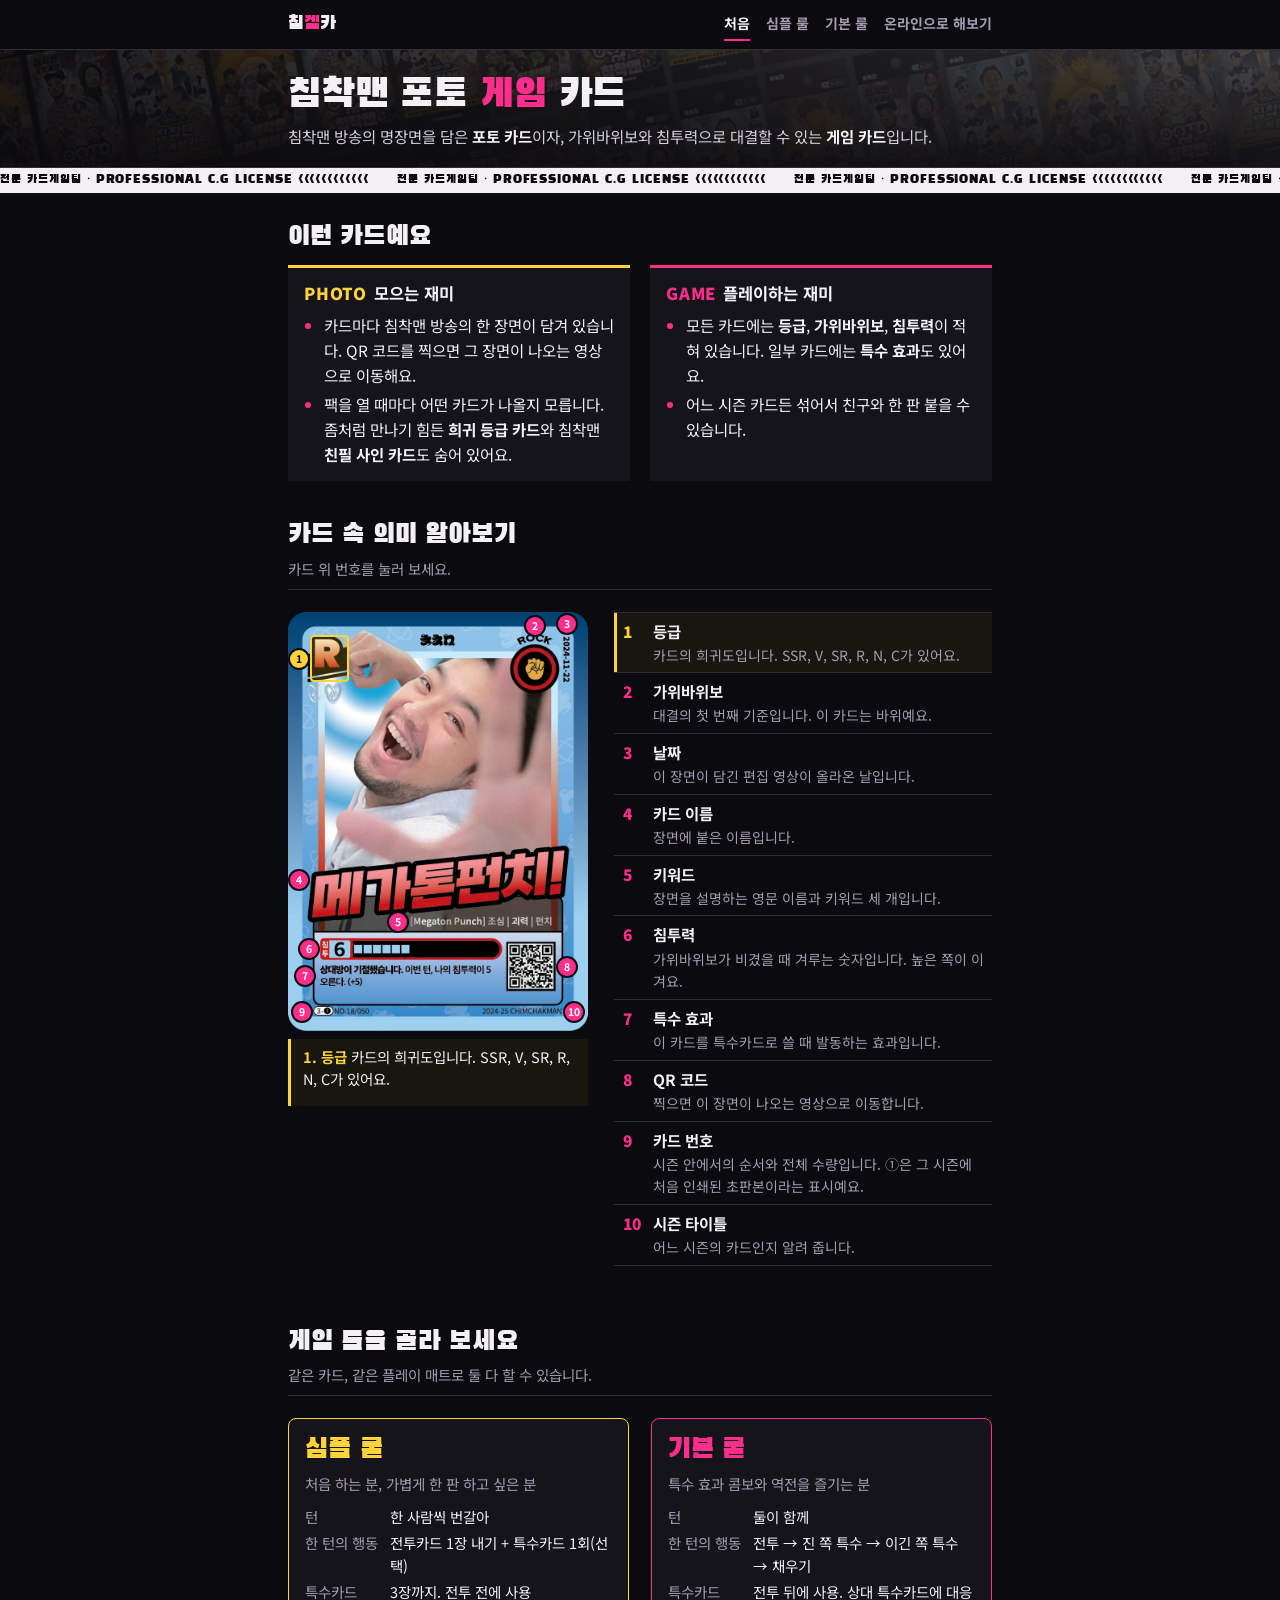
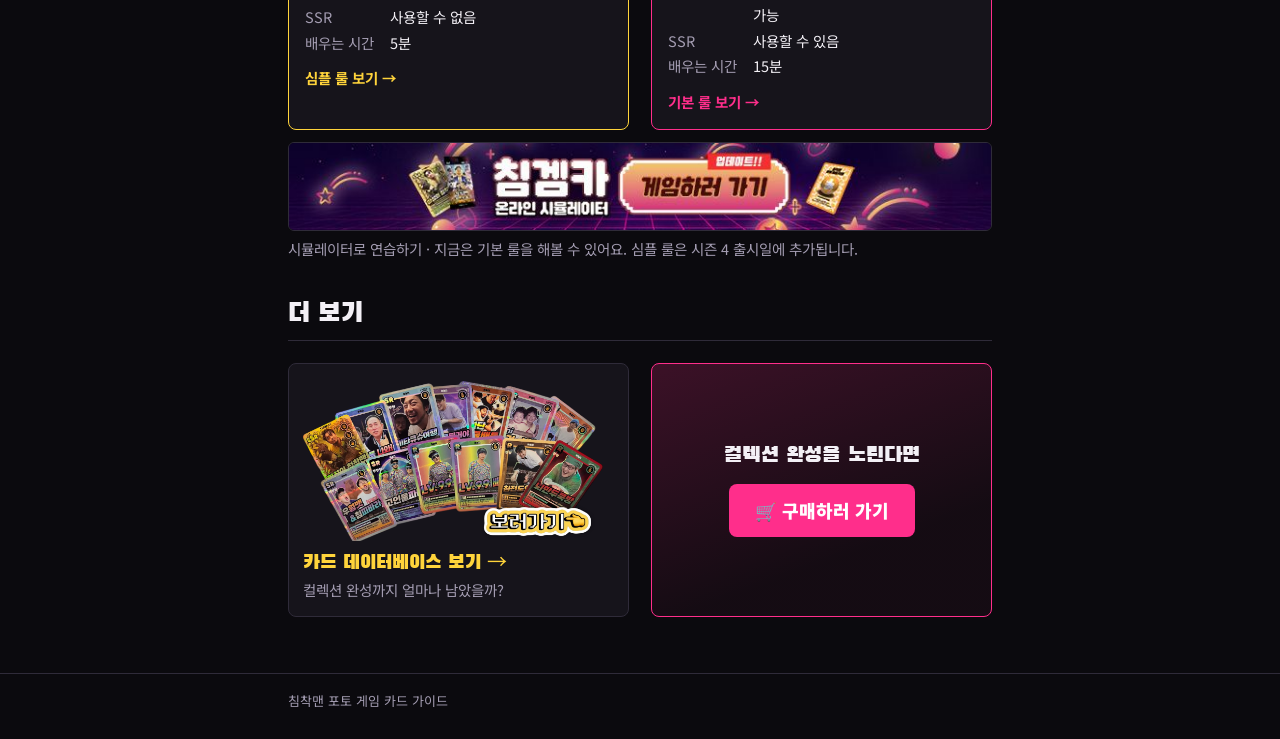
<file: index.html>
<!doctype html>
<html lang="ko">
<head>
<meta charset="utf-8">
<meta name="viewport" content="width=device-width, initial-scale=1, viewport-fit=cover">
<title>침착맨 포토 게임 카드 가이드</title>
<meta name="description" content="침착맨 포토 게임 카드(침겜카) 공식 가이드. 심플 룰과 기본 룰 두 가지로 즐겨 보세요.">
<link rel="preconnect" href="https://fonts.googleapis.com">
<link rel="stylesheet" href="https://fonts.googleapis.com/css2?family=Black+Han+Sans&family=Noto+Sans+KR:wght@400;500;700;900&display=swap">
<link rel="stylesheet" href="style.css?v=24">
</head>
<body>

<header class="top"><div class="wrap">
  <a class="brand" href="./">침<b>겜</b>카</a>
  <nav aria-label="가이드 이동">
    <a href="./" aria-current="page">처음</a>
    <a href="simple.html">심플 룰</a>
    <a href="advanced.html">기본 룰</a>
    <a class="ext" href="https://chimhaha.net/game/card/" target="_blank" rel="noopener">온라인으로 해보기</a>
  </nav>
</div></header>

<div class="hero cover"><div class="wrap">
  <h1>침착맨 포토 <em>게임</em> 카드</h1>
  <p class="lead">침착맨 방송의 명장면을 담은 <b>포토 카드</b>이자, 가위바위보와 침투력으로 대결할 수 있는 <b>게임 카드</b>입니다.</p>
</div></div>
<div class="strip" aria-hidden="true"><span>전문 카드게임팀 · PROFESSIONAL C.G LICENSE &lt;&lt;&lt;&lt;&lt;&lt;&lt;&lt;&lt;&lt;&lt;&lt;</span><span>전문 카드게임팀 · PROFESSIONAL C.G LICENSE &lt;&lt;&lt;&lt;&lt;&lt;&lt;&lt;&lt;&lt;&lt;&lt;</span><span>전문 카드게임팀 · PROFESSIONAL C.G LICENSE &lt;&lt;&lt;&lt;&lt;&lt;&lt;&lt;&lt;&lt;&lt;&lt;</span><span>전문 카드게임팀 · PROFESSIONAL C.G LICENSE &lt;&lt;&lt;&lt;&lt;&lt;&lt;&lt;&lt;&lt;&lt;&lt;</span></div>

<main class="wrap">

<section class="intro">
  <h2>이런 카드예요</h2>
  <div class="cols2">
    <div class="blk">
      <h3><b class="k ph">PHOTO</b>모으는 재미</h3>
      <ul class="plain">
        <li>카드마다 침착맨 방송의 한 장면이 담겨 있습니다. QR 코드를 찍으면 그 장면이 나오는 영상으로 이동해요.</li>
        <li>팩을 열 때마다 어떤 카드가 나올지 모릅니다. 좀처럼 만나기 힘든 <b>희귀 등급 카드</b>와 침착맨 <b>친필 사인 카드</b>도 숨어 있어요.</li>
      </ul>
    </div>
    <div class="blk">
      <h3><b class="k gm">GAME</b>플레이하는 재미</h3>
      <ul class="plain">
        <li>모든 카드에는 <b>등급</b>, <b>가위바위보</b>, <b>침투력</b>이 적혀 있습니다. 일부 카드에는 <b>특수 효과</b>도 있어요.</li>
        <li>어느 시즌 카드든 섞어서 친구와 한 판 붙을 수 있습니다.</li>
      </ul>
    </div>
  </div>
</section>

<section class="anat-sec">
  <div class="sec-head">
    <h2>카드 속 의미 알아보기</h2>
    <p class="muted">카드 위 번호를 눌러 보세요.</p>
  </div>
  <div class="anat">
    <div class="anat-left">
      <div class="anat-card" id="anatCard"><img src="img/card18.webp" width="744" height="1040" alt="메가톤펀치! 카드. 등급 R, 바위, 침투력 6."></div>
      <p class="anat-now" id="anatNow" aria-live="polite"></p>
    </div>
    <ol class="anat-list" id="anatList">
      <li data-pin="l" data-box="7.4,5.6,12.8,11.3"><button type="button"><b>등급</b><span>카드의 희귀도입니다. SSR, V, SR, R, N, C가 있어요.</span></button></li>
      <li data-pin="t" data-box="73.7,6,17,13.3"><button type="button"><b>가위바위보</b><span>대결의 첫 번째 기준입니다. 이 카드는 바위예요.</span></button></li>
      <li data-pin="t" data-box="90,5.6,6,12"><button type="button"><b>날짜</b><span>이 장면이 담긴 편집 영상이 올라온 날입니다.</span></button></li>
      <li data-pin="l" data-box="7.4,56.3,86.7,15.4"><button type="button"><b>카드 이름</b><span>장면에 붙은 이름입니다.</span></button></li>
      <li data-pin="l" data-box="40.3,71.8,48.4,4.4"><button type="button"><b>키워드</b><span>장면을 설명하는 영문 이름과 키워드 세 개입니다.</span></button></li>
      <li data-pin="l" data-box="10.5,77.7,60.8,5.4"><button type="button"><b>침투력</b><span>가위바위보가 비겼을 때 겨루는 숫자입니다. 높은 쪽이 이겨요.</span></button></li>
      <li data-pin="l" data-box="9.4,83.7,61.8,6.6"><button type="button"><b>특수 효과</b><span>이 카드를 특수카드로 쓸 때 발동하는 효과입니다.</span></button></li>
      <li data-pin="r" data-box="72.6,78.7,16.8,12"><button type="button"><b>QR 코드</b><span>찍으면 이 장면이 나오는 영상으로 이동합니다.</span></button></li>
      <li data-pin="l" data-box="8.3,93.4,19.3,4"><button type="button"><b>카드 번호</b><span>시즌 안에서의 순서와 전체 수량입니다. ①은 그 시즌에 처음 인쇄된 초판본이라는 표시예요.</span></button></li>
      <li data-pin="r" data-box="64.2,93.4,27.5,4"><button type="button"><b>시즌 타이틀</b><span>어느 시즌의 카드인지 알려 줍니다.</span></button></li>
    </ol>
  </div>
</section>

<section>
  <div class="sec-head">
    <h2>게임 룰을 골라 보세요</h2>
    <p class="muted">같은 카드, 같은 플레이 매트로 둘 다 할 수 있습니다.</p>
  </div>
  <div class="cols2">
    <a class="pick s" href="simple.html">
      <span class="name">심플 룰</span>
      <span class="who">처음 하는 분, 가볍게 한 판 하고 싶은 분</span>
      <dl>
        <dt>턴</dt><dd>한 사람씩 번갈아</dd>
        <dt>한 턴의 행동</dt><dd>전투카드 1장 내기 + 특수카드 1회(선택)</dd>
        <dt>특수카드</dt><dd>3장까지. 전투 전에 사용</dd>
        <dt>SSR</dt><dd>사용할 수 없음</dd>
        <dt>배우는 시간</dt><dd>5분</dd>
      </dl>
      <span class="go">심플 룰 보기 →</span>
    </a>
    <a class="pick a" href="advanced.html">
      <span class="name">기본 룰</span>
      <span class="who">특수 효과 콤보와 역전을 즐기는 분</span>
      <dl>
        <dt>턴</dt><dd>둘이 함께</dd>
        <dt>한 턴의 행동</dt><dd>전투 → 진 쪽 특수 → 이긴 쪽 특수 → 채우기</dd>
        <dt>특수카드</dt><dd>전투 뒤에 사용. 상대 특수카드에 대응 가능</dd>
        <dt>SSR</dt><dd>사용할 수 있음</dd>
        <dt>배우는 시간</dt><dd>15분</dd>
      </dl>
      <span class="go">기본 룰 보기 →</span>
    </a>
  </div>
  <a class="sim" href="https://chimhaha.net/game/card/" target="_blank" rel="noopener">
    <img src="img/sim.jpg" width="728" height="90" alt="침겜카 온라인 시뮬레이터 게임하러 가기">
    <span>시뮬레이터로 연습하기 · 지금은 기본 룰을 해볼 수 있어요. 심플 룰은 시즌 4 출시일에 추가됩니다.</span>
  </a>
</section>

<section>
  <div class="sec-head">
    <h2>더 보기</h2>
  </div>
  <div class="cols2">
    <a class="more" href="https://chimchakman.notion.site/2a9404e562448194afecef1f8aa363c7" target="_blank" rel="noopener">
      <img src="img/rb01.webp" width="1200" height="629" alt="">
      <span class="t">카드 데이터베이스 보기 →</span>
      <span class="s">컬렉션 완성까지 얼마나 남았을까?</span>
    </a>
    <div class="buy">
      <p class="buy-t">컬렉션 완성을 노린다면</p>
      <a class="buy-btn" href="https://smartstore.naver.com/chim_chungja/category/bc3fa6a774d34d70903a92739bb11e79?cp=1" target="_blank" rel="noopener">🛒 구매하러 가기</a>
    </div>
  </div>
</section>

</main>

<script>
(function(){
  var card=document.getElementById('anatCard'), list=document.getElementById('anatList'), now=document.getElementById('anatNow');
  if(!card||!list) return;
  var items=[].slice.call(list.children), spots=[];
  function select(i){
    items.forEach(function(li,k){ li.classList.toggle('on',k===i); spots[k].classList.toggle('on',k===i); spots[k].setAttribute('aria-pressed',k===i); });
    var b=items[i].querySelector('b').textContent, s=items[i].querySelector('span').textContent;
    now.innerHTML='<b>'+(i+1)+'. '+b+'</b> '+s;
  }
  items.forEach(function(li,i){
    var p=li.getAttribute('data-box').split(',');
    var h=document.createElement('button');
    h.type='button'; h.className='hs p'+(li.getAttribute('data-pin')||'l');
    h.style.left=p[0]+'%'; h.style.top=p[1]+'%'; h.style.width=p[2]+'%'; h.style.height=p[3]+'%';
    h.setAttribute('aria-label',(i+1)+'. '+li.querySelector('b').textContent);
    h.innerHTML='<i>'+(i+1)+'</i>';
    h.addEventListener('click',function(){ select(i); });
    h.addEventListener('mouseenter',function(){ select(i); });
    card.appendChild(h); spots.push(h);
    li.querySelector('button').addEventListener('click',function(){
      select(i);
      if(window.matchMedia('(max-width:640px)').matches) card.scrollIntoView({block:'nearest'});
    });
  });
  select(0);
})();
</script>

<footer><div class="wrap">
  <span>침착맨 포토 게임 카드 가이드</span>
</div></footer>

</body>
</html>
</file>
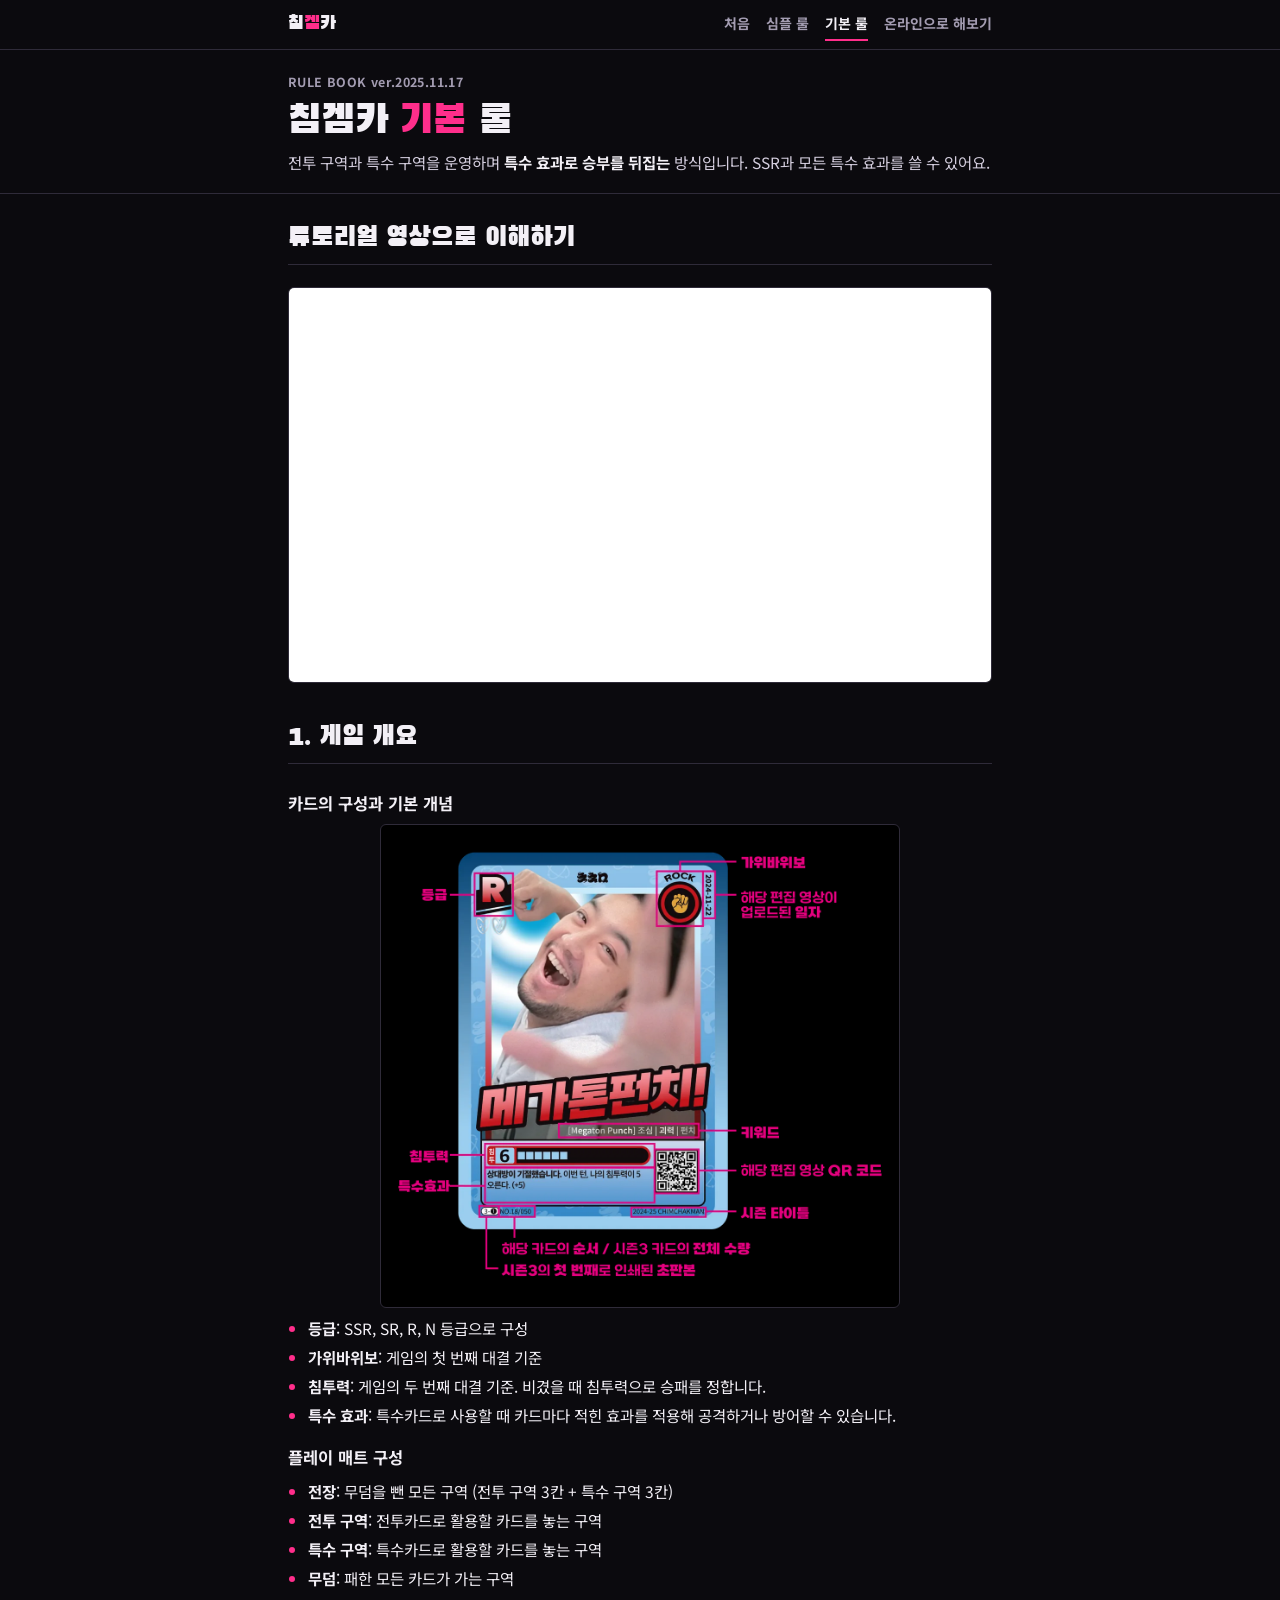
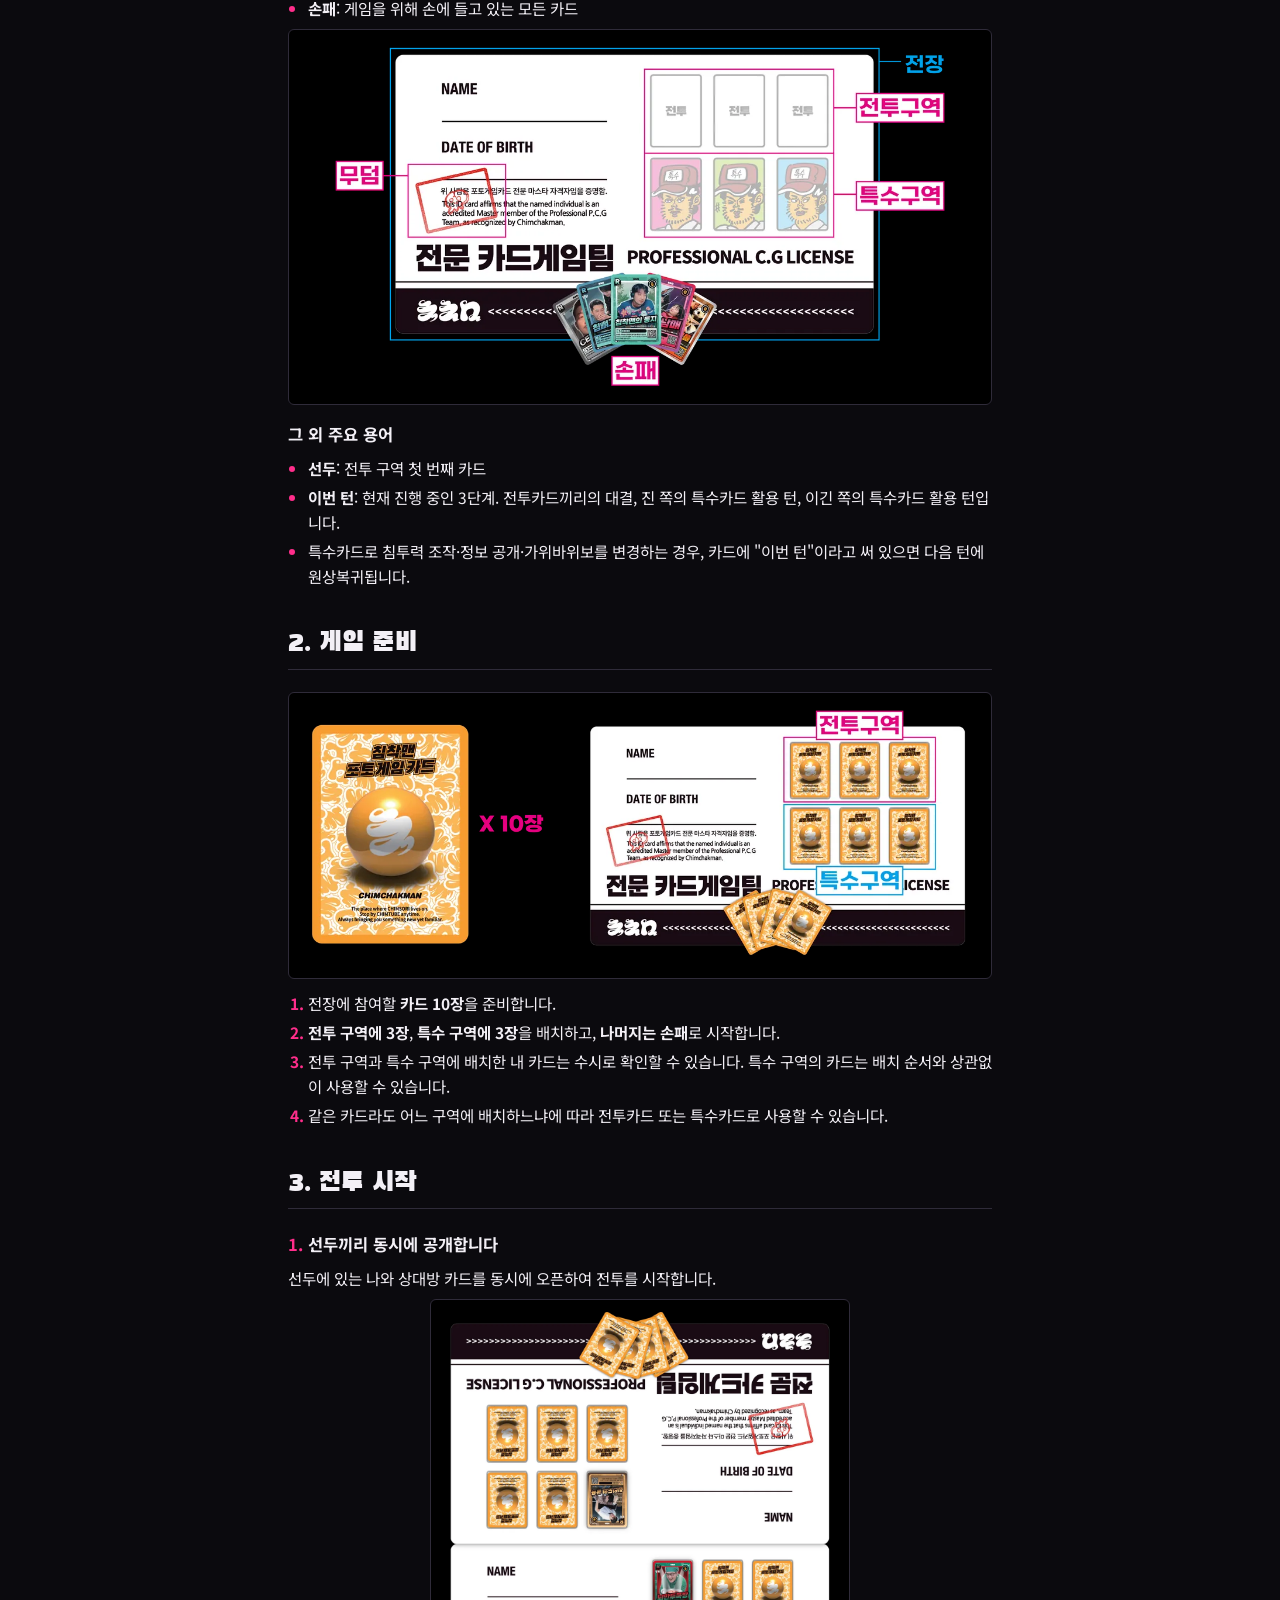
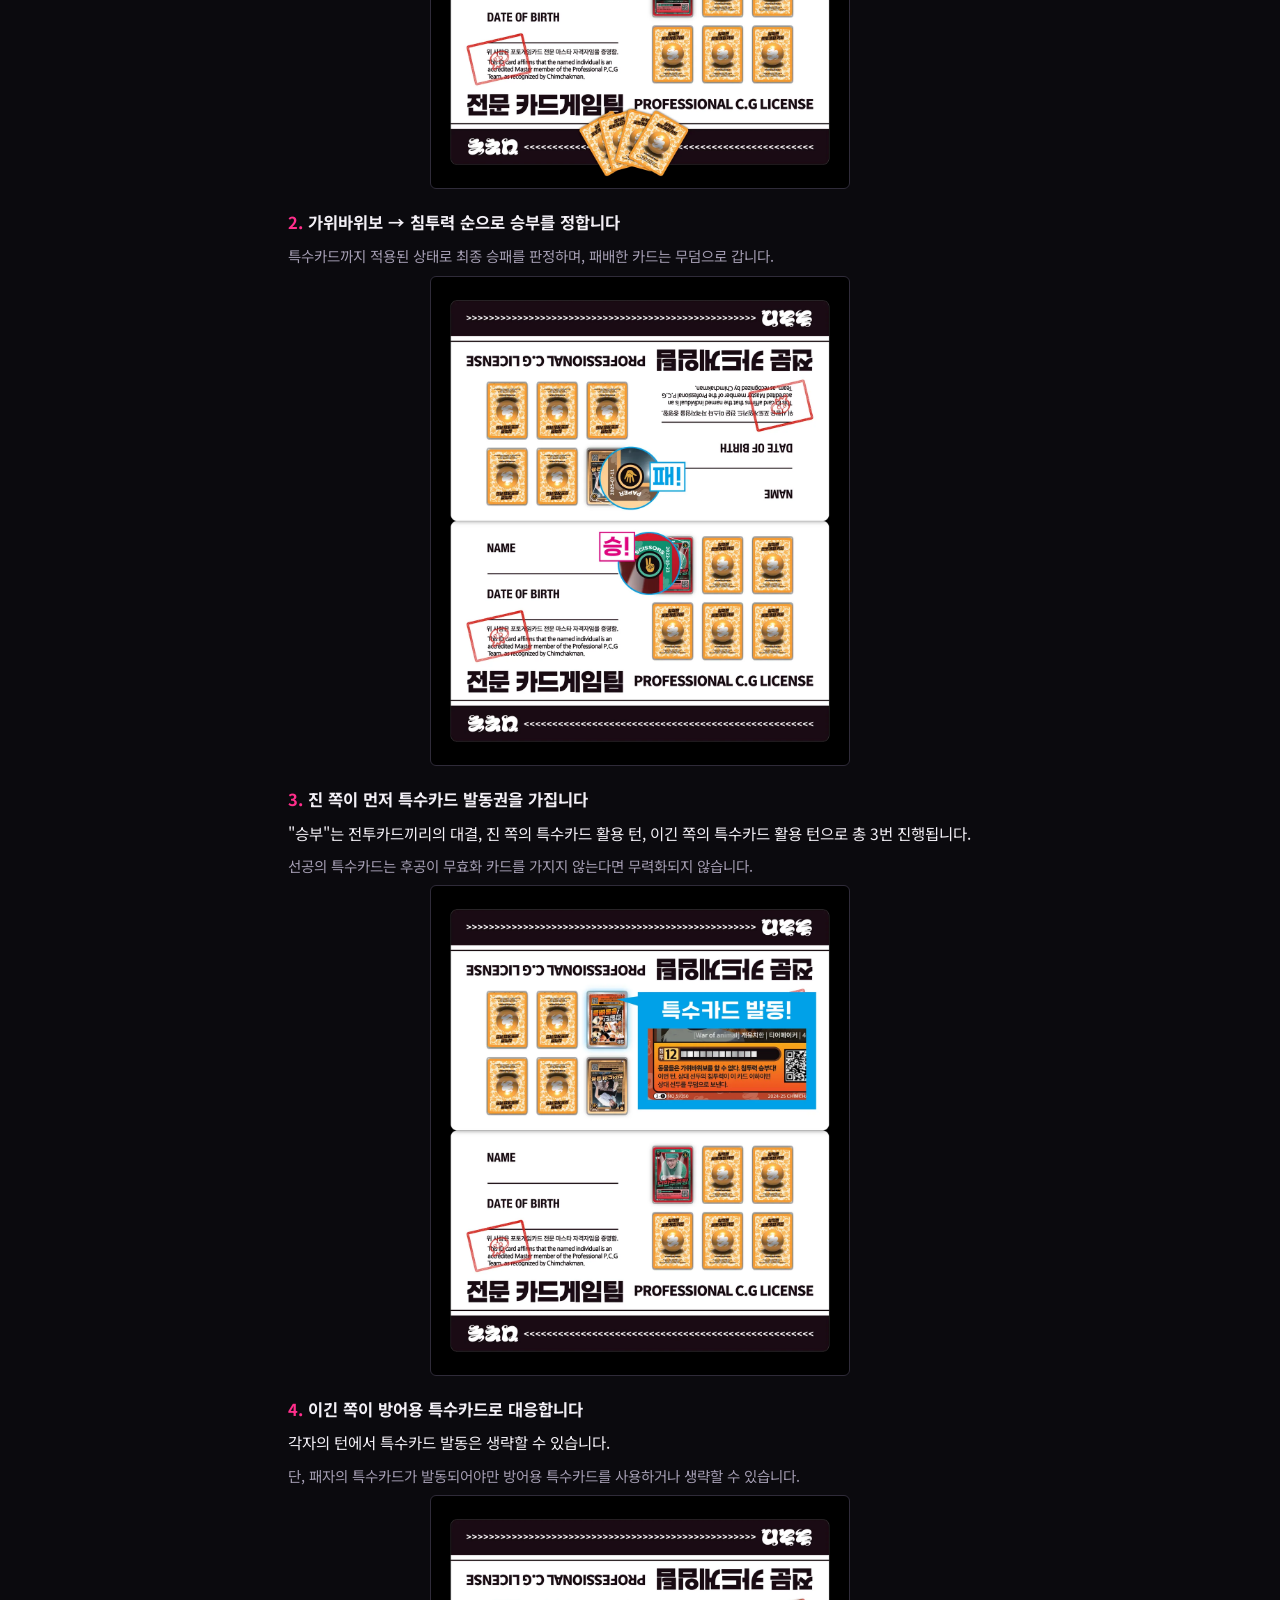
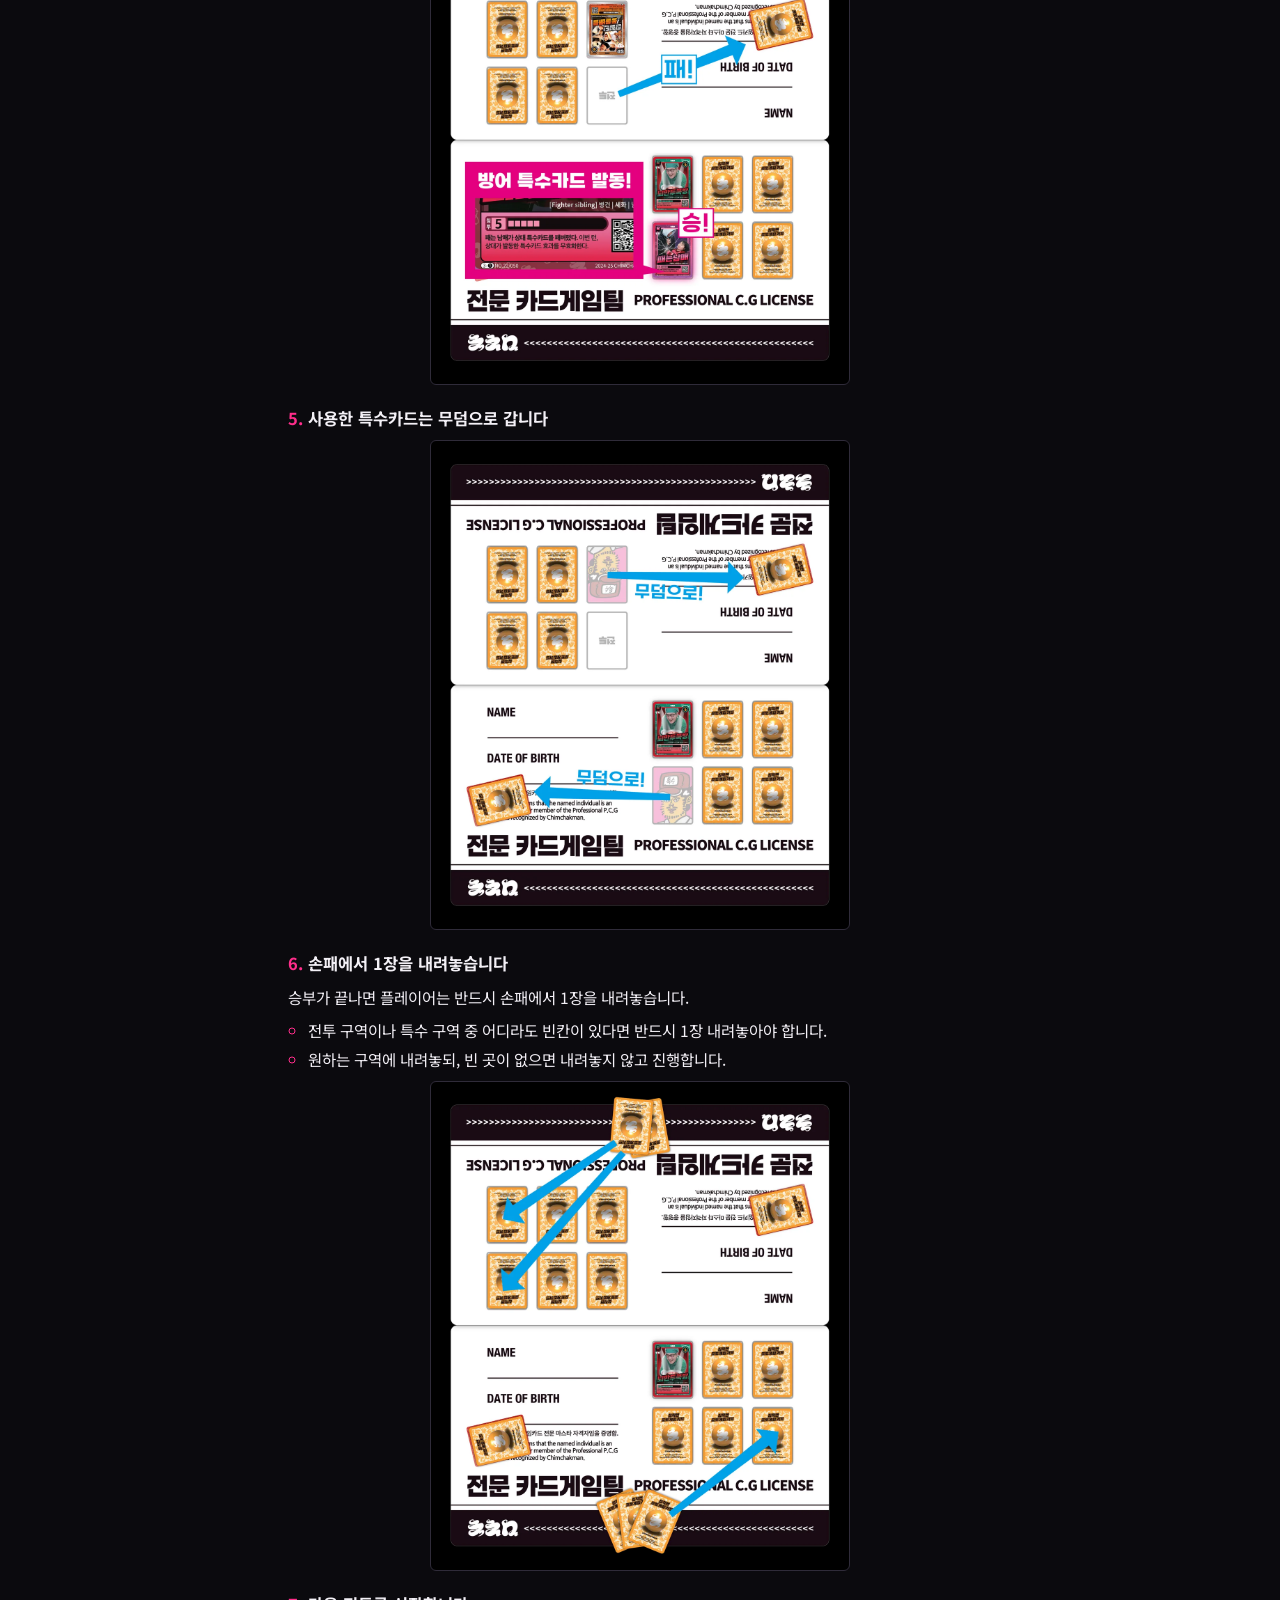
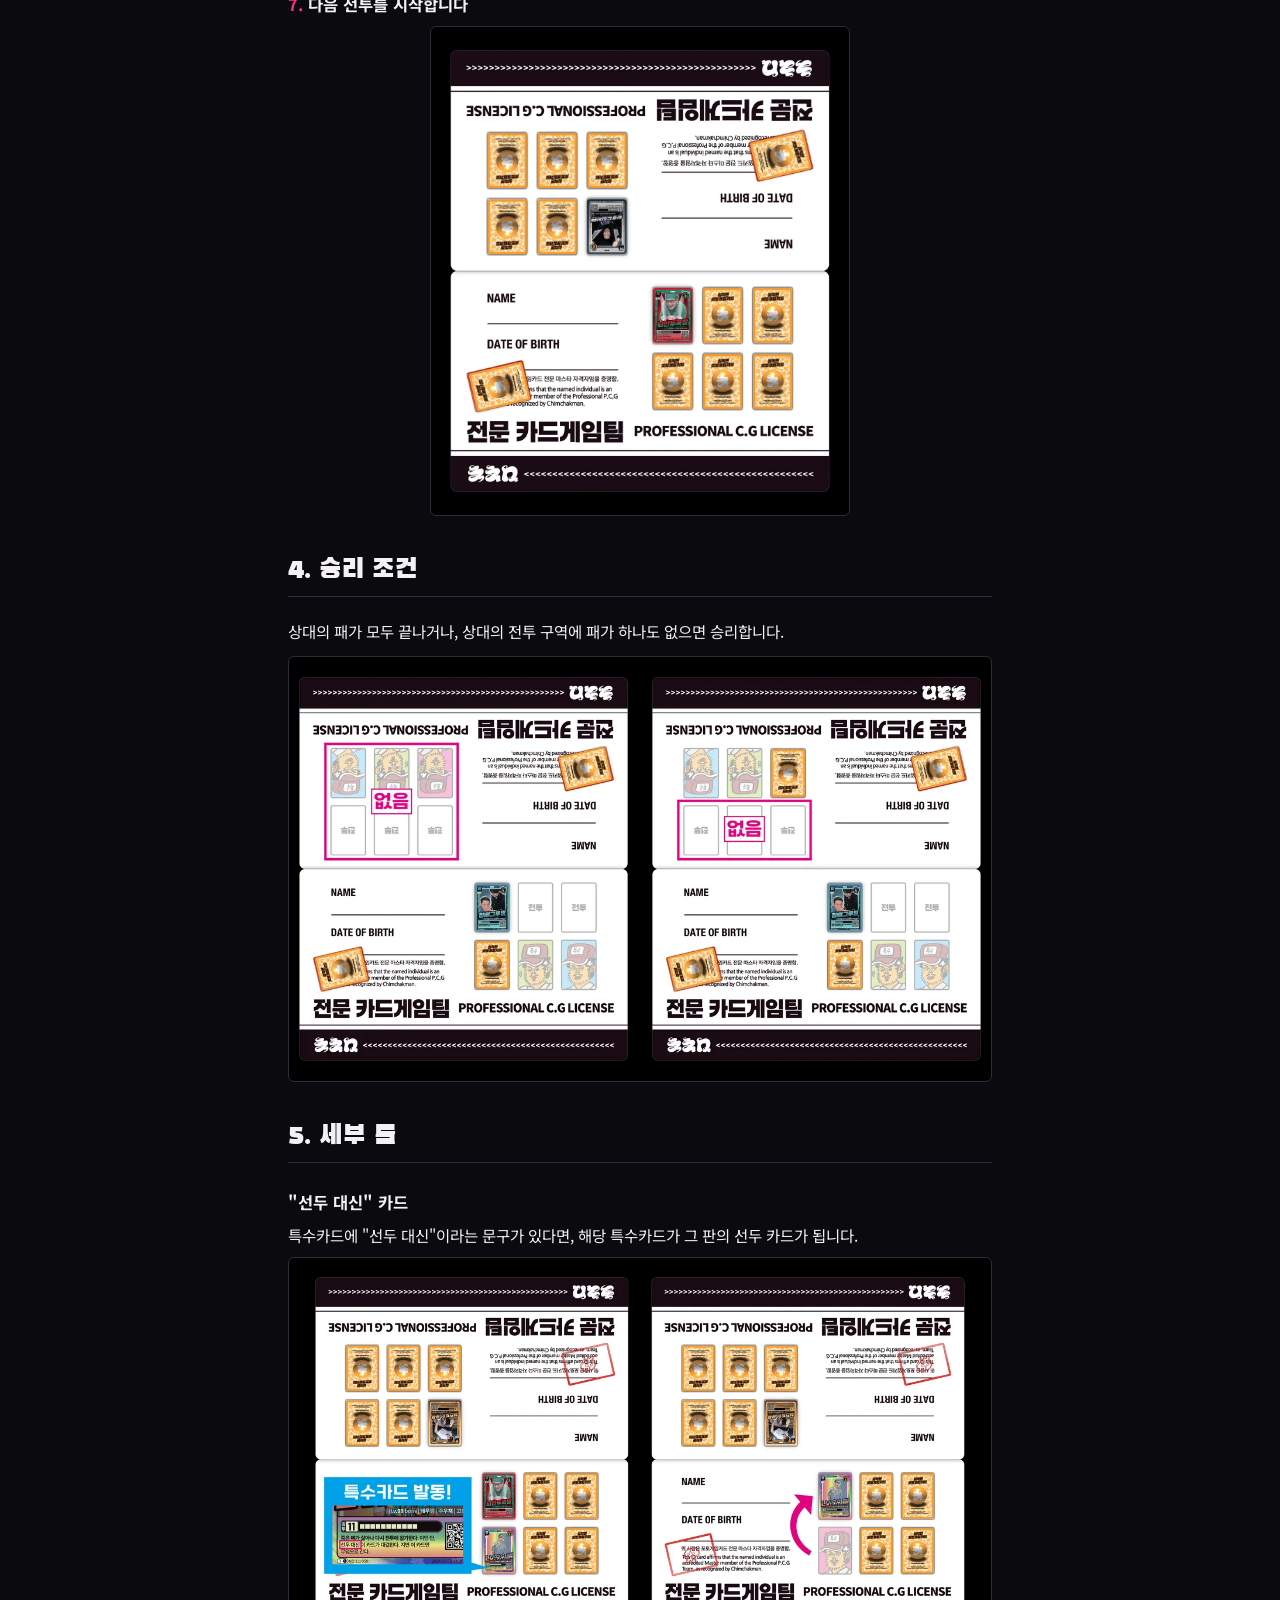
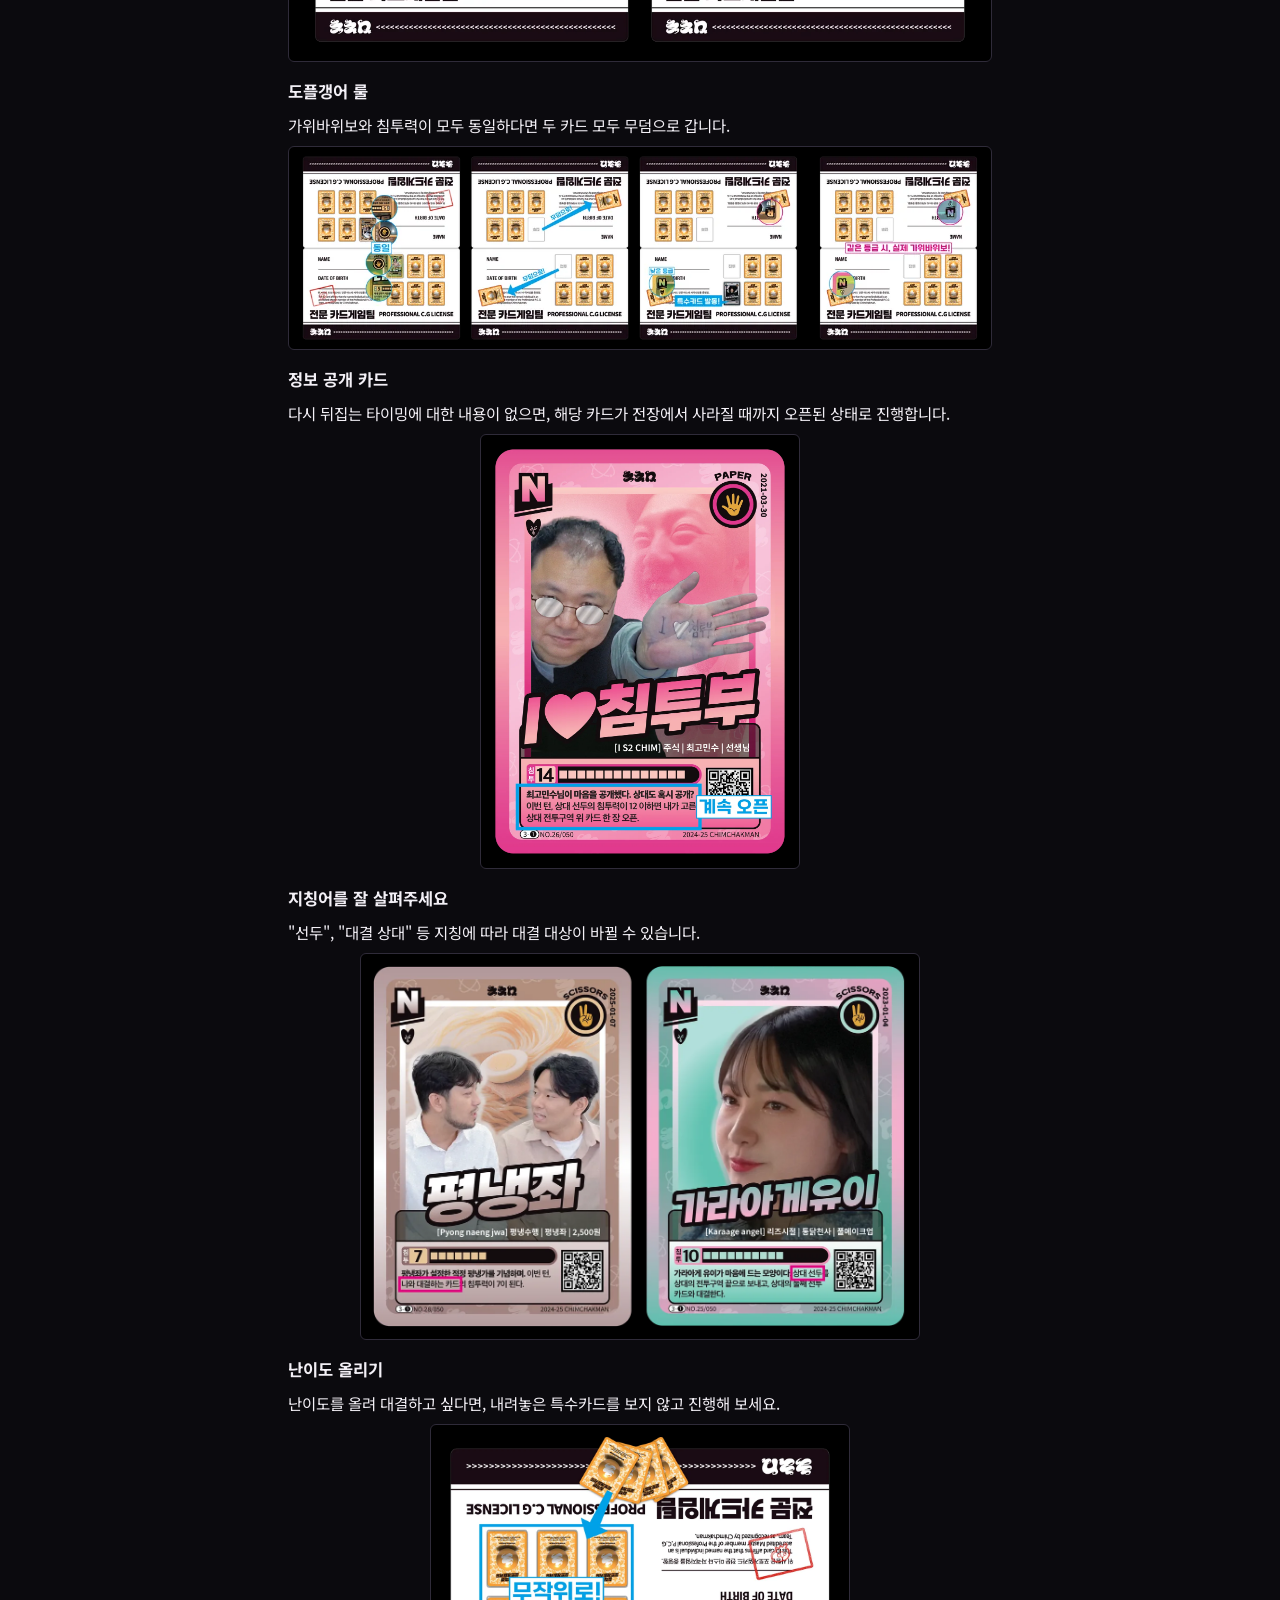
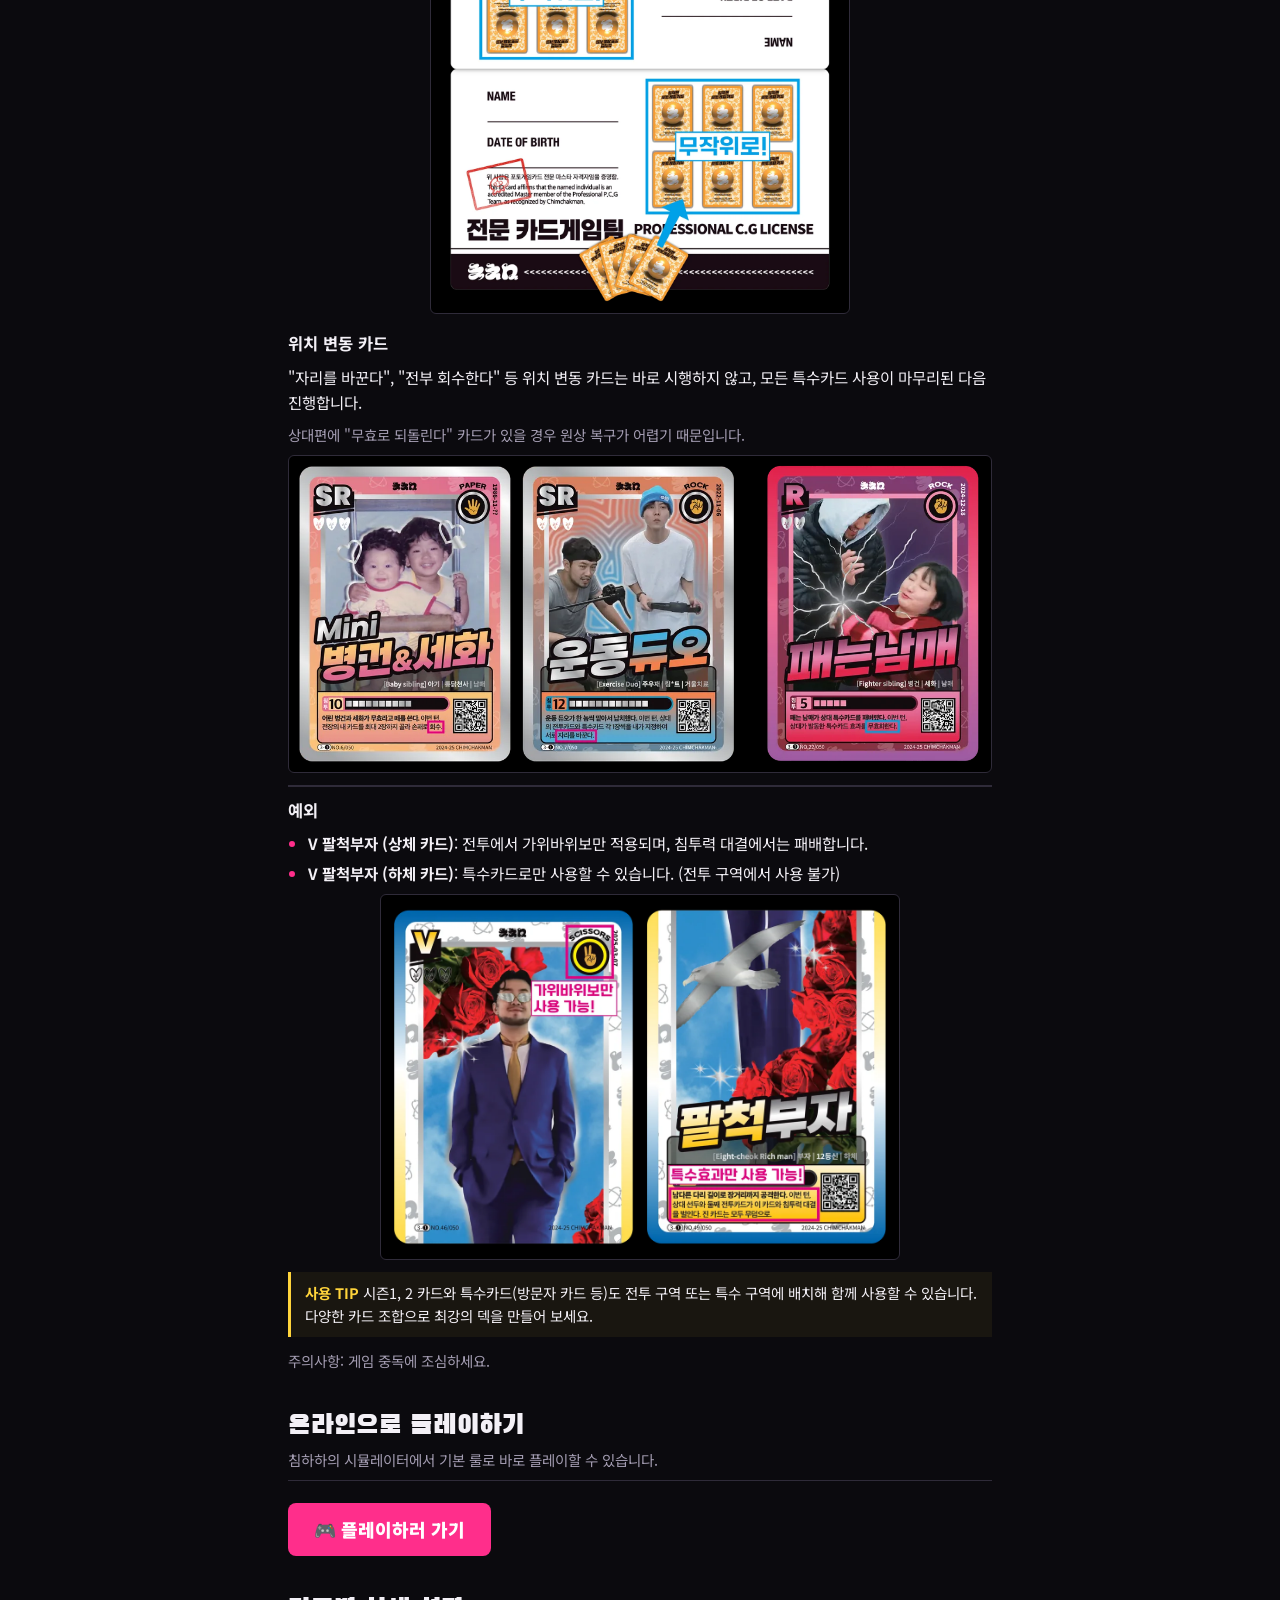
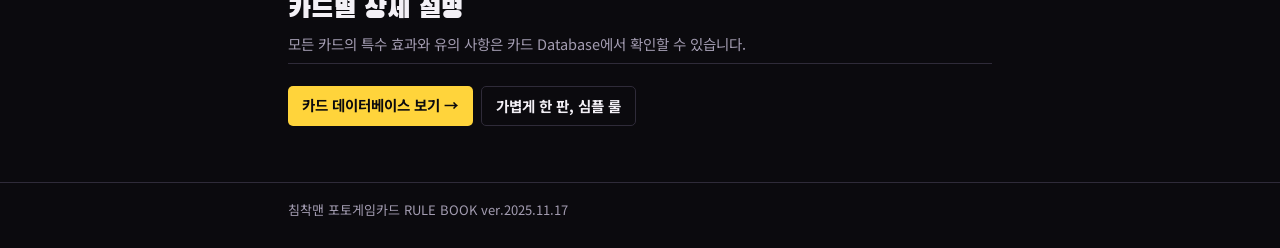
<file: advanced.html>
<!doctype html>
<html lang="ko">
<head>
<meta charset="utf-8">
<meta name="viewport" content="width=device-width, initial-scale=1, viewport-fit=cover">
<title>침겜카 기본 룰</title>
<meta name="description" content="침착맨 포토 게임 카드 기본 룰. 전투 구역과 특수 구역을 운영하며 특수 효과로 승부를 뒤집는 공식 룰북입니다.">
<link rel="preconnect" href="https://fonts.googleapis.com">
<link rel="stylesheet" href="https://fonts.googleapis.com/css2?family=Black+Han+Sans&family=Noto+Sans+KR:wght@400;500;700;900&display=swap">
<link rel="stylesheet" href="style.css?v=24">
</head>
<body>

<header class="top"><div class="wrap">
  <a class="brand" href="./">침<b>겜</b>카</a>
  <nav aria-label="가이드 이동">
    <a href="./">처음</a>
    <a href="simple.html">심플 룰</a>
    <a href="advanced.html" aria-current="page">기본 룰</a>
    <a class="ext" href="https://chimhaha.net/game/card/" target="_blank" rel="noopener">온라인으로 해보기</a>
  </nav>
</div></header>

<div class="hero small"><div class="wrap">
  <p class="ver">RULE BOOK ver.2025.11.17</p>
  <h1>침겜카 <em>기본</em> 룰</h1>
  <p class="lead">전투 구역과 특수 구역을 운영하며 <b>특수 효과로 승부를 뒤집는</b> 방식입니다. SSR과 모든 특수 효과를 쓸 수 있어요.</p>
</div></div>

<main class="wrap">

<section>
  <div class="sec-head"><h2>튜토리얼 영상으로 이해하기</h2></div>
  <div class="video"><iframe src="https://www.youtube-nocookie.com/embed/C3a9fUKPH3Y" title="침겜카 기본 룰 튜토리얼 영상" loading="lazy" allow="accelerometer; clipboard-write; encrypted-media; gyroscope; picture-in-picture; web-share" referrerpolicy="strict-origin-when-cross-origin" allowfullscreen></iframe></div>
</section>

<section>
  <div class="sec-head"><h2>1. 게임 개요</h2></div>

  <div class="rule">
    <h3>카드의 구성과 기본 개념</h3>
    <figure class="fig"><img src="img/rb03.webp" width="1200" height="1116" alt="카드 구성. 등급, 가위바위보, 영상 업로드 일자, 카드명, 키워드, 침투력, 특수효과, QR 코드, 시즌 타이틀이 표시되어 있다." loading="lazy" style="max-width:min(100%,520px)"></figure>
    <ul class="plain">
      <li><b>등급</b>: SSR, SR, R, N 등급으로 구성</li>
      <li><b>가위바위보</b>: 게임의 첫 번째 대결 기준</li>
      <li><b>침투력</b>: 게임의 두 번째 대결 기준. 비겼을 때 침투력으로 승패를 정합니다.</li>
      <li><b>특수 효과</b>: 특수카드로 사용할 때 카드마다 적힌 효과를 적용해 공격하거나 방어할 수 있습니다.</li>
    </ul>
  </div>

  <div class="rule">
    <h3>플레이 매트 구성</h3>
    <ul class="plain">
      <li><b>전장</b>: 무덤을 뺀 모든 구역 (전투 구역 3칸 + 특수 구역 3칸)</li>
      <li><b>전투 구역</b>: 전투카드로 활용할 카드를 놓는 구역</li>
      <li><b>특수 구역</b>: 특수카드로 활용할 카드를 놓는 구역</li>
      <li><b>무덤</b>: 패한 모든 카드가 가는 구역</li>
      <li><b>손패</b>: 게임을 위해 손에 들고 있는 모든 카드</li>
    </ul>
    <figure class="fig"><img src="img/rb04.webp" width="1200" height="640" alt="플레이 매트 구성. 전장, 전투구역, 특수구역, 무덤, 손패 위치가 표시되어 있다." loading="lazy"></figure>
  </div>

  <div class="rule">
    <h3>그 외 주요 용어</h3>
    <ul class="plain">
      <li><b>선두</b>: 전투 구역 첫 번째 카드</li>
      <li><b>이번 턴</b>: 현재 진행 중인 3단계. 전투카드끼리의 대결, 진 쪽의 특수카드 활용 턴, 이긴 쪽의 특수카드 활용 턴입니다.</li>
      <li>특수카드로 침투력 조작·정보 공개·가위바위보를 변경하는 경우, 카드에 "이번 턴"이라고 써 있으면 다음 턴에 원상복귀됩니다.</li>
    </ul>
  </div>
</section>

<section>
  <div class="sec-head"><h2>2. 게임 준비</h2></div>
  <figure class="fig"><img src="img/rb05.webp" width="1200" height="487" alt="카드 10장을 준비해 전투구역 3장, 특수구역 3장을 배치하고 나머지는 손패로 든다." loading="lazy"></figure>
  <ol class="plain">
    <li>전장에 참여할 <b>카드 10장</b>을 준비합니다.</li>
    <li><b>전투 구역에 3장</b>, <b>특수 구역에 3장</b>을 배치하고, <b>나머지는 손패</b>로 시작합니다.</li>
    <li>전투 구역과 특수 구역에 배치한 내 카드는 수시로 확인할 수 있습니다. 특수 구역의 카드는 배치 순서와 상관없이 사용할 수 있습니다.</li>
    <li>같은 카드라도 어느 구역에 배치하느냐에 따라 전투카드 또는 특수카드로 사용할 수 있습니다.</li>
  </ol>
</section>

<section>
  <div class="sec-head"><h2>3. 전투 시작</h2></div>
  <ol class="steps">
    <li>
      <h3>선두끼리 동시에 공개합니다</h3>
      <p>선두에 있는 나와 상대방 카드를 동시에 오픈하여 전투를 시작합니다.</p>
      <figure class="fig tall"><img src="img/rb06.webp" width="1200" height="1402" alt="마주 놓인 두 매트에서 양쪽 선두 카드가 공개된 모습" loading="lazy"></figure>
    </li>
    <li>
      <h3>가위바위보 → 침투력 순으로 승부를 정합니다</h3>
      <p class="sub">특수카드까지 적용된 상태로 최종 승패를 판정하며, 패배한 카드는 무덤으로 갑니다.</p>
      <figure class="fig tall"><img src="img/rb07.webp" width="1200" height="1402" alt="양쪽 선두의 가위바위보 결과로 승과 패가 표시된 모습" loading="lazy"></figure>
    </li>
    <li>
      <h3>진 쪽이 먼저 특수카드 발동권을 가집니다</h3>
      <p>"승부"는 전투카드끼리의 대결, 진 쪽의 특수카드 활용 턴, 이긴 쪽의 특수카드 활용 턴으로 총 3번 진행됩니다.</p>
      <p class="sub">선공의 특수카드는 후공이 무효화 카드를 가지지 않는다면 무력화되지 않습니다.</p>
      <figure class="fig tall"><img src="img/rb08.webp" width="1200" height="1402" alt="전투에서 진 쪽이 특수카드를 발동하는 모습" loading="lazy"></figure>
    </li>
    <li>
      <h3>이긴 쪽이 방어용 특수카드로 대응합니다</h3>
      <p>각자의 턴에서 특수카드 발동은 생략할 수 있습니다.</p>
      <p class="sub">단, 패자의 특수카드가 발동되어야만 방어용 특수카드를 사용하거나 생략할 수 있습니다.</p>
      <figure class="fig tall"><img src="img/rb09.webp" width="1200" height="1402" alt="이긴 쪽이 방어 특수카드를 발동하는 모습" loading="lazy"></figure>
    </li>
    <li>
      <h3>사용한 특수카드는 무덤으로 갑니다</h3>
      <figure class="fig tall"><img src="img/rb10.webp" width="1200" height="1402" alt="패배한 카드와 사용한 특수카드가 무덤으로 이동하는 모습" loading="lazy"></figure>
    </li>
    <li>
      <h3>손패에서 1장을 내려놓습니다</h3>
      <p>승부가 끝나면 플레이어는 반드시 손패에서 1장을 내려놓습니다.</p>
      <ul class="plain">
        <li>전투 구역이나 특수 구역 중 어디라도 빈칸이 있다면 반드시 1장 내려놓아야 합니다.</li>
        <li>원하는 구역에 내려놓되, 빈 곳이 없으면 내려놓지 않고 진행합니다.</li>
      </ul>
      <figure class="fig tall"><img src="img/rb11.webp" width="1200" height="1402" alt="손패에서 빈칸으로 카드를 내려놓는 모습" loading="lazy"></figure>
    </li>
    <li>
      <h3>다음 전투를 시작합니다</h3>
      <figure class="fig tall"><img src="img/rb12.webp" width="1200" height="1402" alt="다음 전투를 위해 새 선두가 준비된 모습" loading="lazy"></figure>
    </li>
  </ol>
</section>

<section>
  <div class="sec-head"><h2>4. 승리 조건</h2></div>
  <p>상대의 패가 모두 끝나거나, 상대의 전투 구역에 패가 하나도 없으면 승리합니다.</p>
  <figure class="fig"><img src="img/rb13.webp" width="1200" height="725" alt="상대 전투 구역이 비었거나 패가 모두 끝난 두 가지 승리 상황" loading="lazy"></figure>
</section>

<section>
  <div class="sec-head"><h2>5. 세부 룰</h2></div>

  <div class="rule">
    <h3>"선두 대신" 카드</h3>
    <p>특수카드에 "선두 대신"이라는 문구가 있다면, 해당 특수카드가 그 판의 선두 카드가 됩니다.</p>
    <figure class="fig"><img src="img/rb14.webp" width="1200" height="690" alt="선두 대신 특수카드가 대결하는 예시" loading="lazy"></figure>
  </div>
  <div class="rule">
    <h3>도플갱어 룰</h3>
    <p>가위바위보와 침투력이 모두 동일하다면 두 카드 모두 무덤으로 갑니다.</p>
    <figure class="fig"><img src="img/rb15.webp" width="1200" height="346" alt="가위바위보와 침투력이 같은 두 카드가 함께 무덤으로 가는 예시" loading="lazy"></figure>
  </div>
  <div class="rule">
    <h3>정보 공개 카드</h3>
    <p>다시 뒤집는 타이밍에 대한 내용이 없으면, 해당 카드가 전장에서 사라질 때까지 오픈된 상태로 진행합니다.</p>
    <figure class="fig tall"><img src="img/rb16.webp" width="1200" height="1633" alt="정보 공개 카드 예시. 계속 오픈이라고 표시되어 있다." loading="lazy" style="max-width:min(100%,320px)"></figure>
  </div>
  <div class="rule">
    <h3>지칭어를 잘 살펴주세요</h3>
    <p>"선두", "대결 상대" 등 지칭에 따라 대결 대상이 바뀔 수 있습니다.</p>
    <figure class="fig"><img src="img/rb17.webp" width="1200" height="829" alt="지칭어가 다른 두 카드 예시" loading="lazy" style="max-width:min(100%,560px)"></figure>
  </div>
  <div class="rule">
    <h3>난이도 올리기</h3>
    <p>난이도를 올려 대결하고 싶다면, 내려놓은 특수카드를 보지 않고 진행해 보세요.</p>
    <figure class="fig tall"><img src="img/rb18.webp" width="1200" height="1402" alt="특수카드를 무작위로 사용하는 예시" loading="lazy"></figure>
  </div>
  <div class="rule">
    <h3>위치 변동 카드</h3>
    <p>"자리를 바꾼다", "전부 회수한다" 등 위치 변동 카드는 바로 시행하지 않고, 모든 특수카드 사용이 마무리된 다음 진행합니다.</p>
    <p class="sub">상대편에 "무효로 되돌린다" 카드가 있을 경우 원상 복구가 어렵기 때문입니다.</p>
    <figure class="fig"><img src="img/rb19.webp" width="1200" height="540" alt="위치 변동 카드와 무효화 카드 예시" loading="lazy"></figure>
  </div>

  <div class="panel">
    <h3>예외</h3>
    <ul class="plain">
      <li><b>V 팔척부자 (상체 카드)</b>: 전투에서 가위바위보만 적용되며, 침투력 대결에서는 패배합니다.</li>
      <li><b>V 팔척부자 (하체 카드)</b>: 특수카드로만 사용할 수 있습니다. (전투 구역에서 사용 불가)</li>
    </ul>
    <figure class="fig"><img src="img/rb20.webp" width="1200" height="844" alt="팔척부자 상체 카드와 하체 카드" loading="lazy" style="max-width:min(100%,520px)"></figure>
  </div>

  <div class="note"><b>사용 TIP</b> 시즌1, 2 카드와 특수카드(방문자 카드 등)도 전투 구역 또는 특수 구역에 배치해 함께 사용할 수 있습니다. 다양한 카드 조합으로 최강의 덱을 만들어 보세요.</div>
  <p class="muted">주의사항: 게임 중독에 조심하세요.</p>
</section>

<section>
  <div class="sec-head"><h2>온라인으로 플레이하기</h2>
  <p class="muted">침하하의 시뮬레이터에서 기본 룰로 바로 플레이할 수 있습니다.</p></div>
  <div class="btns"><a class="buy-btn" href="https://chimhaha.net/game/card/" target="_blank" rel="noopener">🎮 플레이하러 가기</a></div>
</section>

<section>
  <div class="sec-head"><h2>카드별 상세 설명</h2>
  <p class="muted">모든 카드의 특수 효과와 유의 사항은 카드 Database에서 확인할 수 있습니다.</p></div>
  <div class="btns">
    <a class="btn" href="https://chimchakman.notion.site/2a9404e562448194afecef1f8aa363c7" target="_blank" rel="noopener">카드 데이터베이스 보기 →</a>
    <a class="btn ghost" href="simple.html">가볍게 한 판, 심플 룰</a>
  </div>
</section>

</main>

<footer><div class="wrap">
  <span>침착맨 포토게임카드 RULE BOOK ver.2025.11.17</span>
</div></footer>

</body>
</html>
</file>
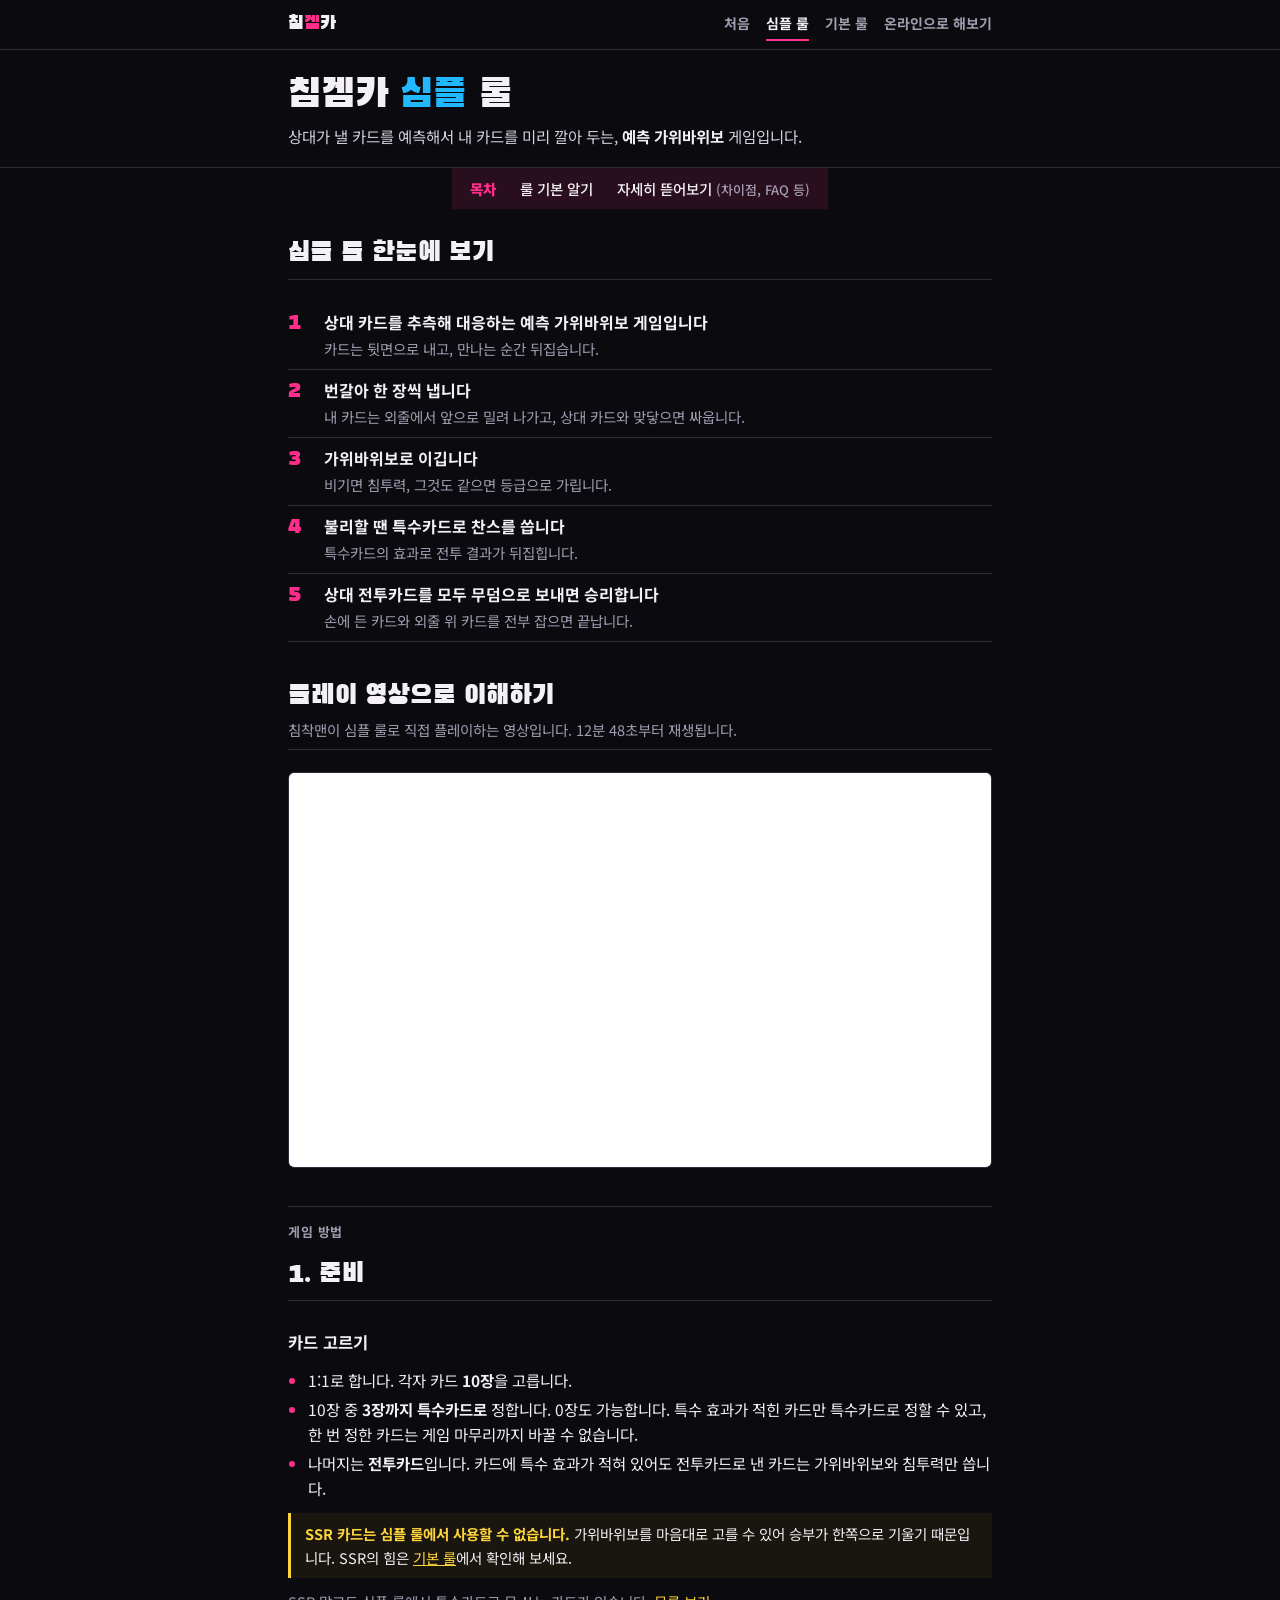
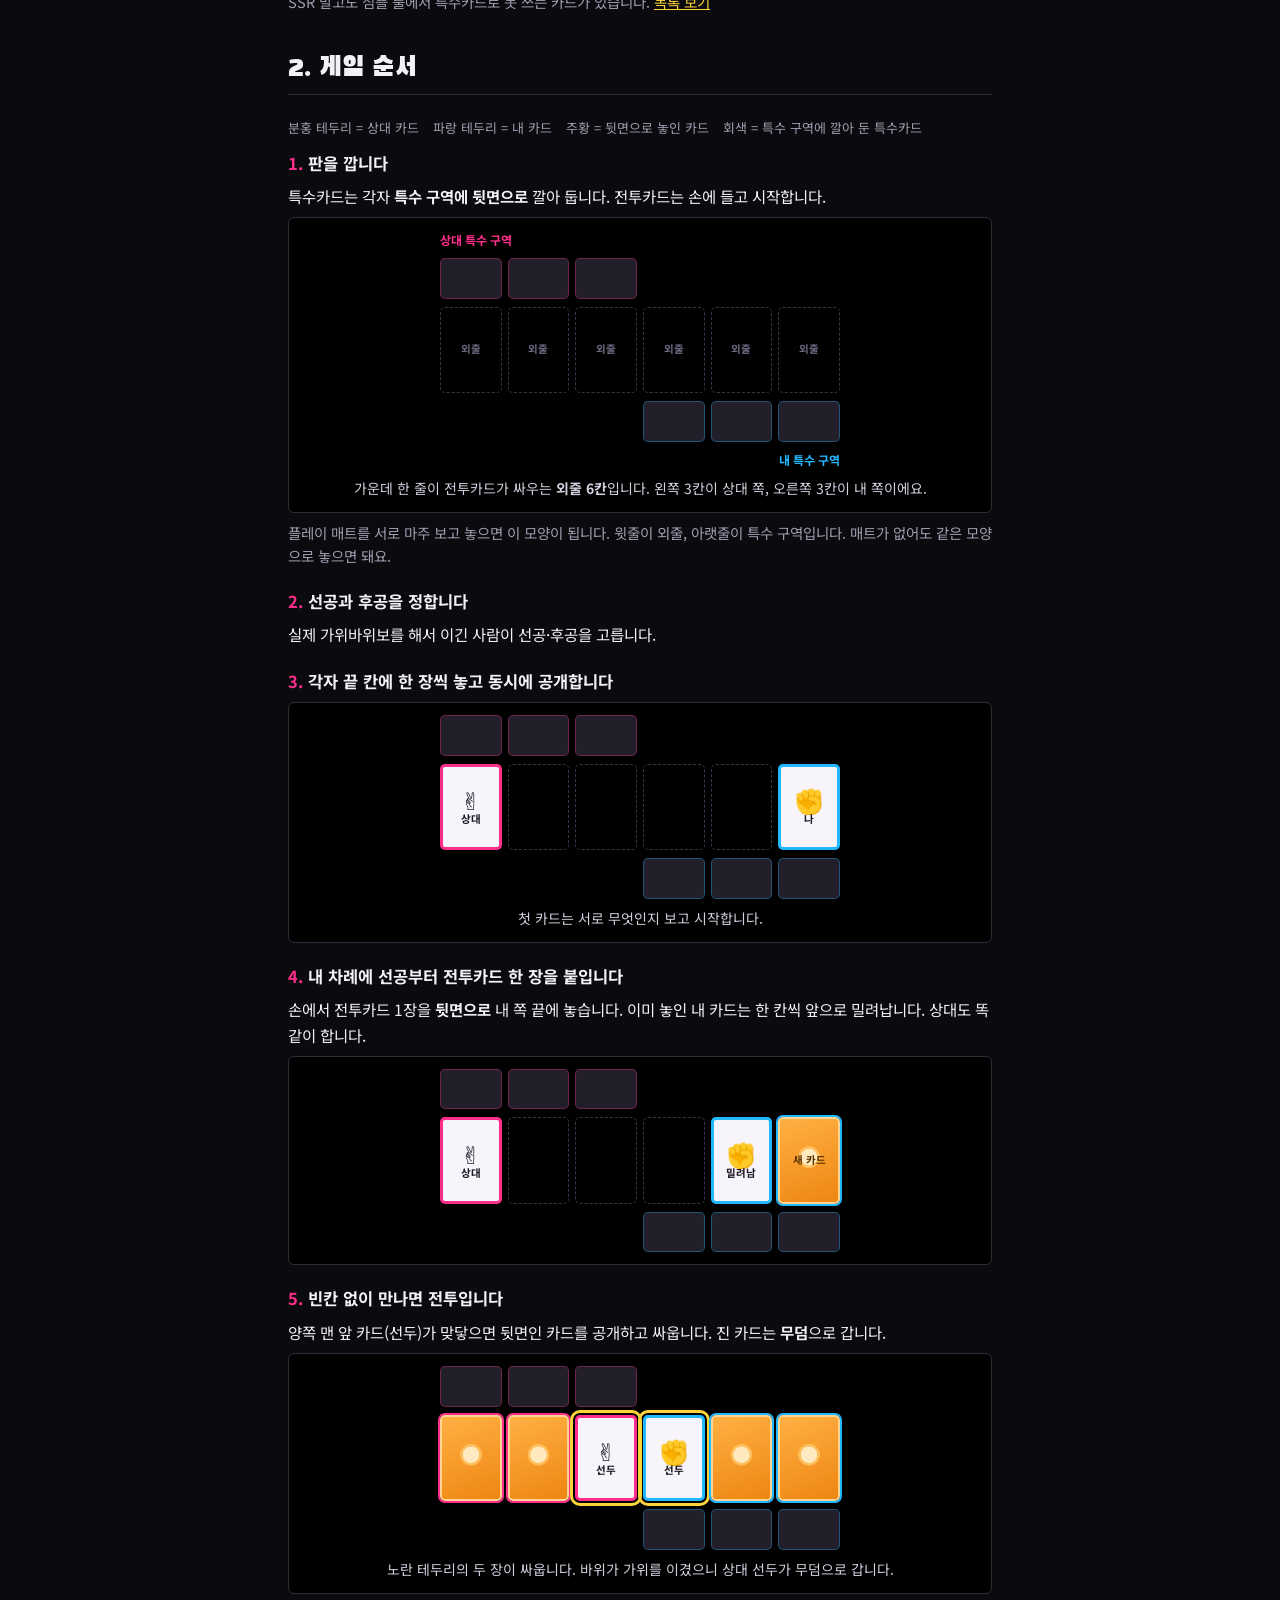
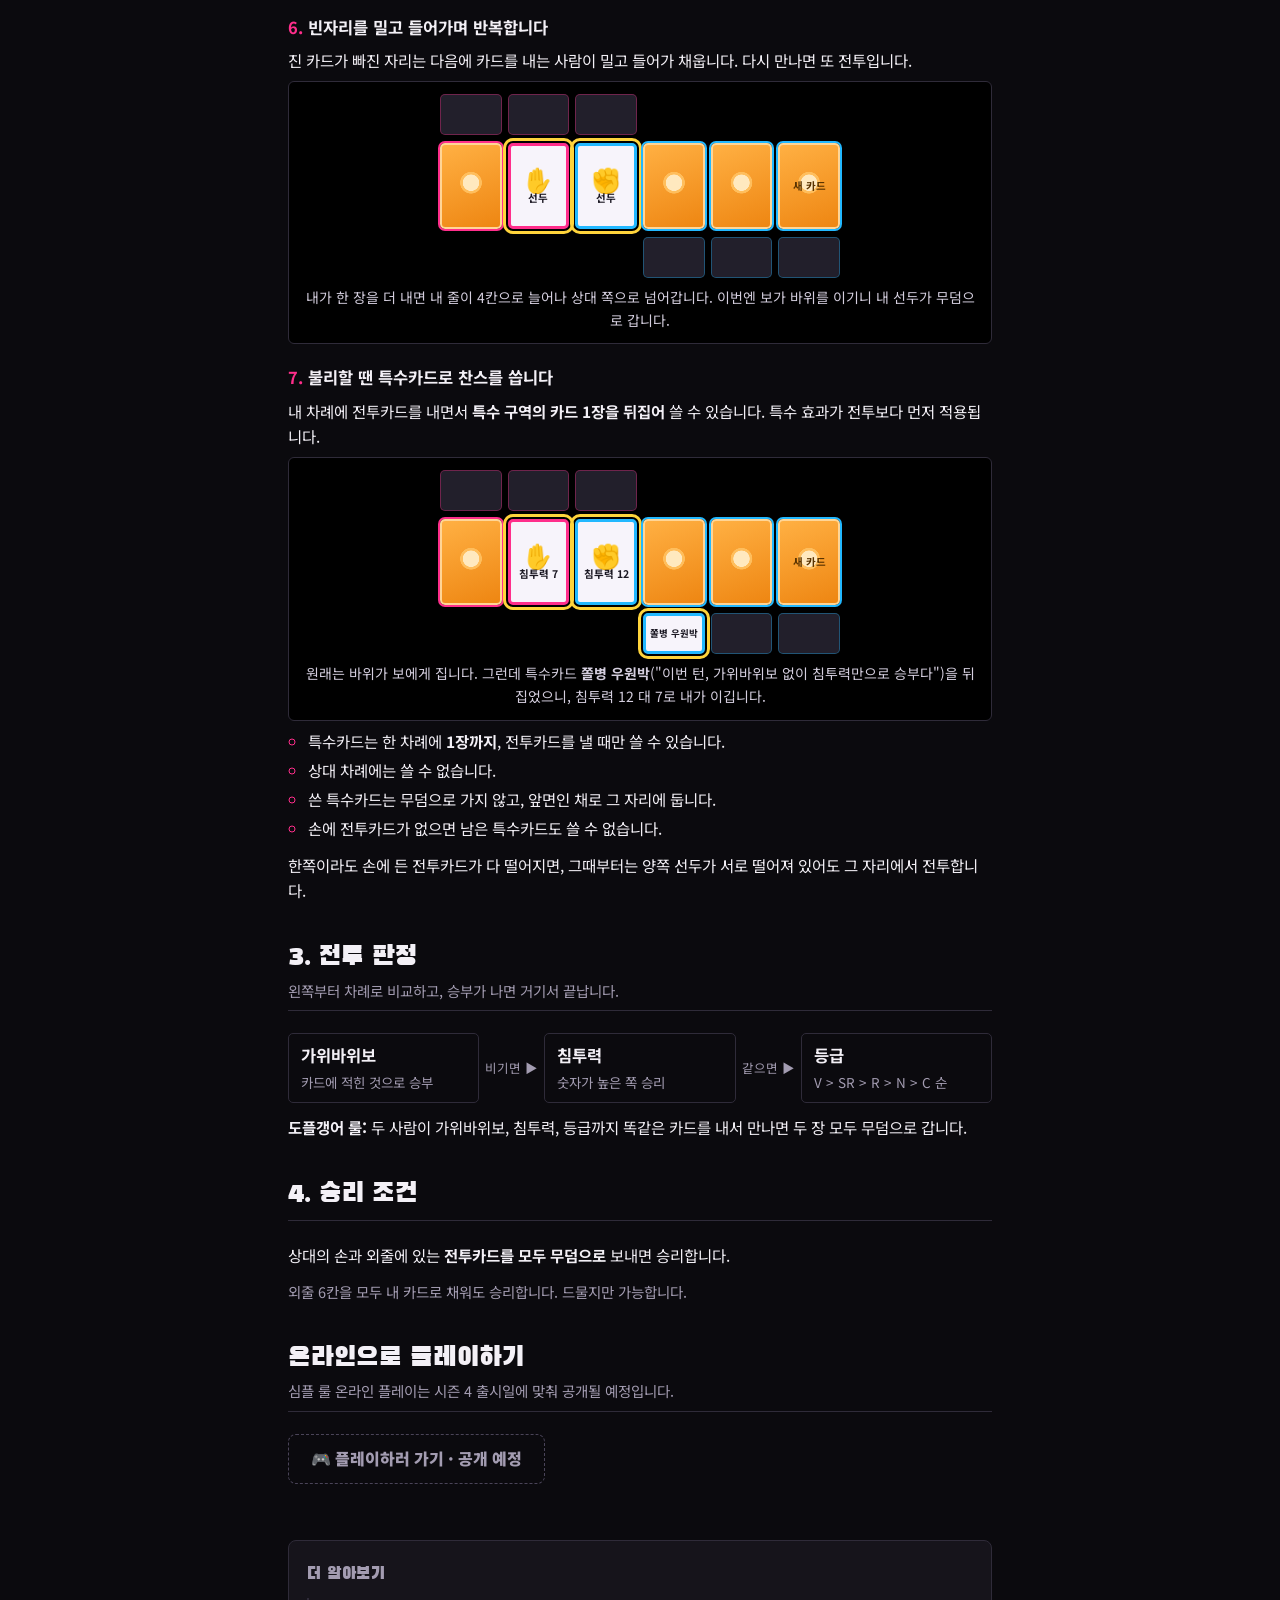
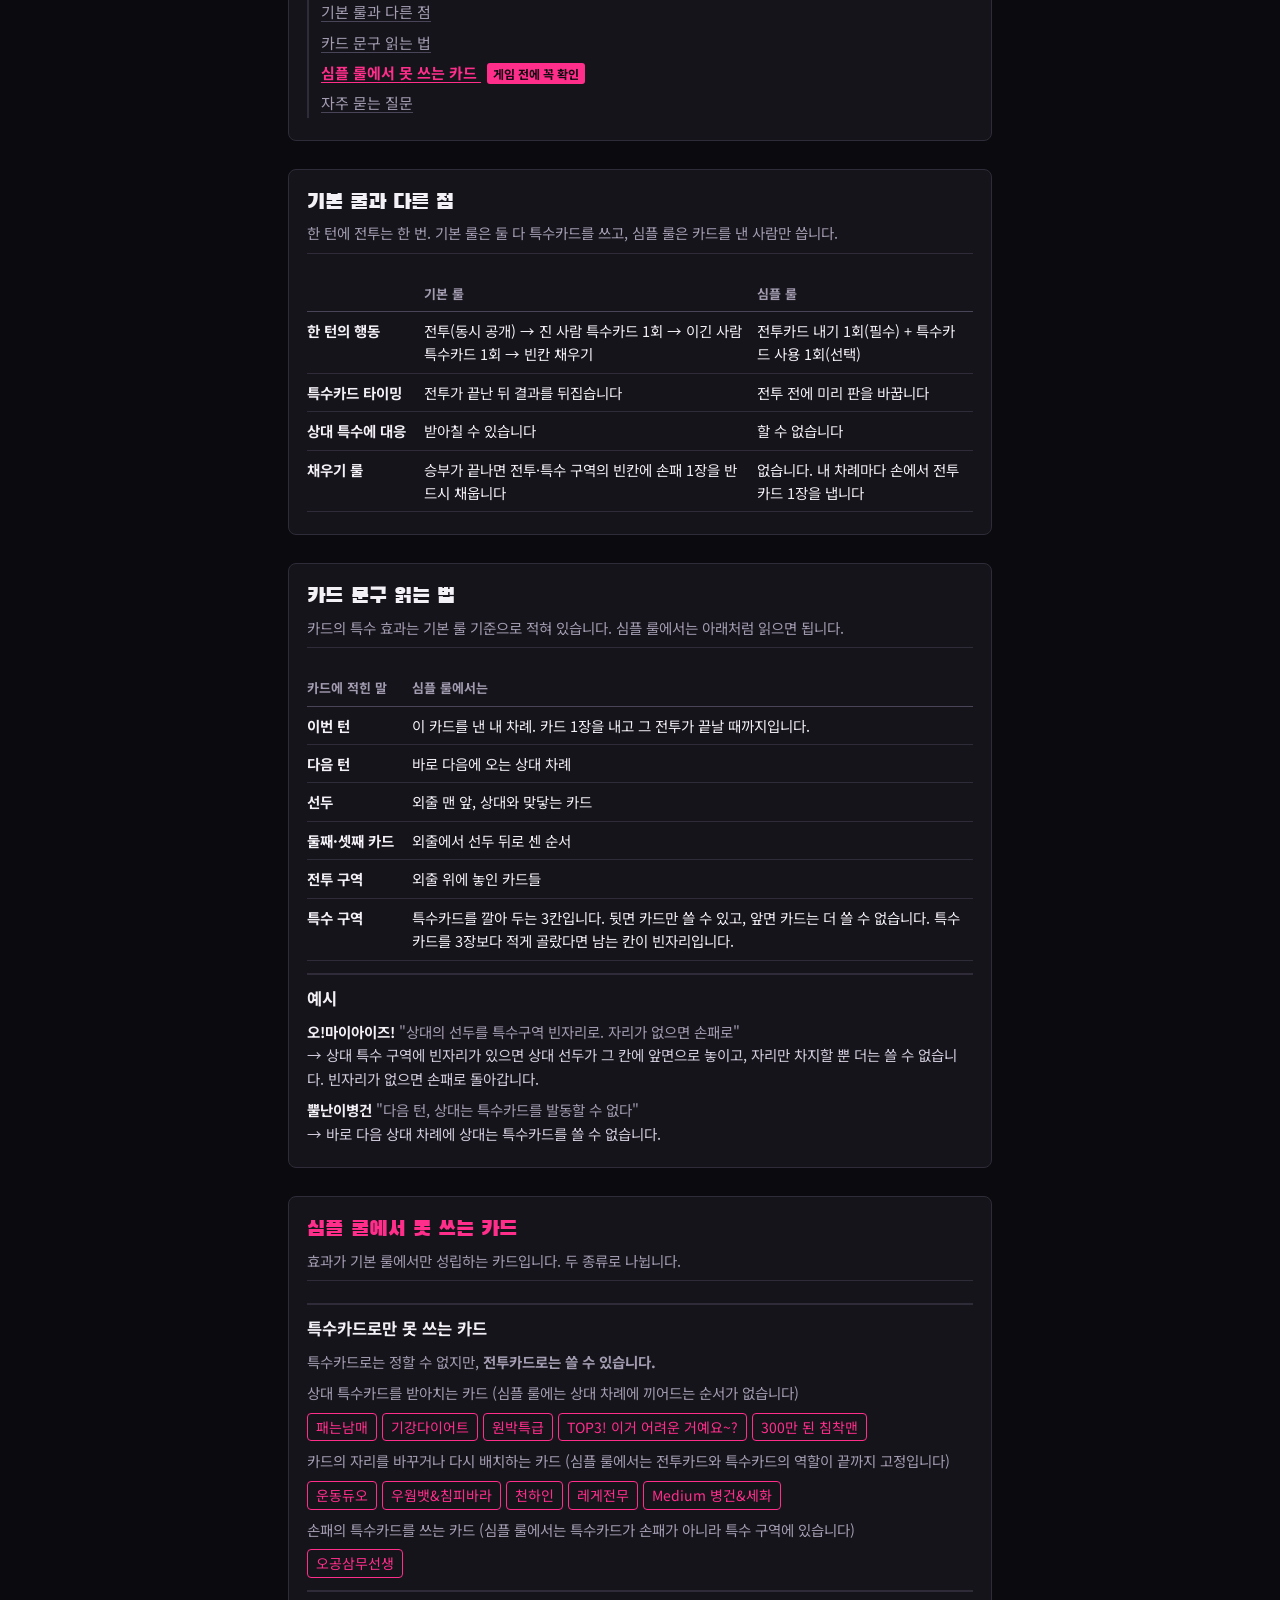
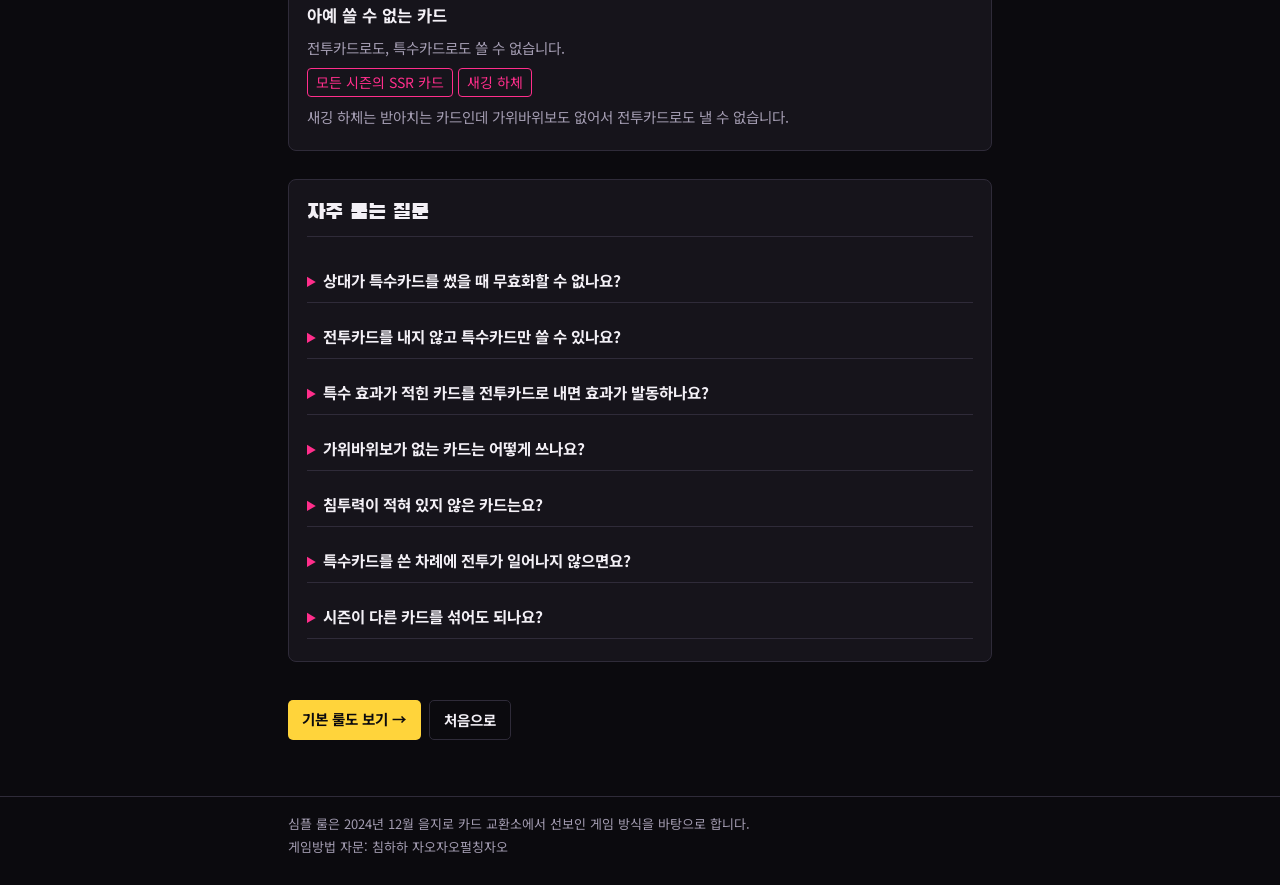
<file: simple.html>
<!doctype html>
<html lang="ko">
<head>
<meta charset="utf-8">
<meta name="viewport" content="width=device-width, initial-scale=1, viewport-fit=cover">
<title>침겜카 심플 룰</title>
<meta name="description" content="침착맨 포토 게임 카드 심플 룰. 상대가 낼 카드를 예측해서 내 카드를 미리 깔아 두는 예측 가위바위보 게임입니다.">
<link rel="preconnect" href="https://fonts.googleapis.com">
<link rel="stylesheet" href="https://fonts.googleapis.com/css2?family=Black+Han+Sans&family=Noto+Sans+KR:wght@400;500;700;900&display=swap">
<link rel="stylesheet" href="style.css?v=24">
</head>
<body>

<header class="top"><div class="wrap">
  <a class="brand" href="./">침<b>겜</b>카</a>
  <nav aria-label="가이드 이동">
    <a href="./">처음</a>
    <a href="simple.html" aria-current="page">심플 룰</a>
    <a href="advanced.html">기본 룰</a>
    <a class="ext" href="https://chimhaha.net/game/card/" target="_blank" rel="noopener">온라인으로 해보기</a>
  </nav>
</div></header>

<div class="hero small"><div class="wrap">
  <h1>침겜카 <em style="color:var(--cyan)">심플</em> 룰</h1>
  <p class="lead">상대가 낼 카드를 예측해서 내 카드를 미리 깔아 두는, <b>예측 가위바위보</b> 게임입니다.</p>
</div></div>

<div class="tocwrap">
<nav class="toc bar" aria-label="이 페이지 목차">
  <b>목차</b><a href="#prep">룰 기본 알기</a><a href="#more">자세히 뜯어보기 <small>(차이점, FAQ 등)</small></a>
</nav>
</div>

<main class="wrap">

<section>
  <div class="sec-head"><h2>심플 룰 한눈에 보기</h2></div>
  <ol class="five">
    <li><div><b>상대 카드를 추측해 대응하는 예측 가위바위보 게임입니다</b><span>카드는 뒷면으로 내고, 만나는 순간 뒤집습니다.</span></div></li>
    <li><div><b>번갈아 한 장씩 냅니다</b><span>내 카드는 외줄에서 앞으로 밀려 나가고, 상대 카드와 맞닿으면 싸웁니다.</span></div></li>
    <li><div><b>가위바위보로 이깁니다</b><span>비기면 침투력, 그것도 같으면 등급으로 가립니다.</span></div></li>
    <li><div><b>불리할 땐 특수카드로 찬스를 씁니다</b><span>특수카드의 효과로 전투 결과가 뒤집힙니다.</span></div></li>
    <li><div><b>상대 전투카드를 모두 무덤으로 보내면 승리합니다</b><span>손에 든 카드와 외줄 위 카드를 전부 잡으면 끝납니다.</span></div></li>
  </ol>
</section>

<section>
  <div class="sec-head"><h2>플레이 영상으로 이해하기</h2>
  <p class="muted">침착맨이 심플 룰로 직접 플레이하는 영상입니다. 12분 48초부터 재생됩니다.</p></div>
  <div class="video"><iframe src="https://www.youtube-nocookie.com/embed/kpUqgGmwuBw?start=768" title="침착맨 심플 룰 플레이 영상" loading="lazy" allow="accelerometer; clipboard-write; encrypted-media; gyroscope; picture-in-picture; web-share" referrerpolicy="strict-origin-when-cross-origin" allowfullscreen></iframe></div>
</section>

<p class="part">게임 방법</p>

<section>
  <div class="sec-head"><h2 id="prep">1. 준비</h2></div>
  <h3>카드 고르기</h3>
  <ul class="plain">
    <li>1:1로 합니다. 각자 카드 <b>10장</b>을 고릅니다.</li>
    <li>10장 중 <b>3장까지 특수카드로</b> 정합니다. 0장도 가능합니다. 특수 효과가 적힌 카드만 특수카드로 정할 수 있고, 한 번 정한 카드는 게임 마무리까지 바꿀 수 없습니다.</li>
    <li>나머지는 <b>전투카드</b>입니다. 카드에 특수 효과가 적혀 있어도 전투카드로 낸 카드는 가위바위보와 침투력만 씁니다.</li>
  </ul>
  <div class="note"><b>SSR 카드는 심플 룰에서 사용할 수 없습니다.</b> 가위바위보를 마음대로 고를 수 있어 승부가 한쪽으로 기울기 때문입니다. SSR의 힘은 <a href="advanced.html">기본 룰</a>에서 확인해 보세요.</div>
  <p class="sub">SSR 말고도 심플 룰에서 특수카드로 못 쓰는 카드가 있습니다. <a href="#ban">목록 보기</a></p>

</section>

<section>
  <div class="sec-head"><h2 id="flow">2. 게임 순서</h2></div>
  <div class="legend"><span>분홍 테두리 = 상대 카드</span><span>파랑 테두리 = 내 카드</span><span>주황 = 뒷면으로 놓인 카드</span><span>회색 = 특수 구역에 깔아 둔 특수카드</span></div>
  <ol class="steps">
    <li>
      <h3>판을 깝니다</h3>
      <p>특수카드는 각자 <b>특수 구역에 뒷면으로</b> 깔아 둡니다. 전투카드는 손에 들고 시작합니다.</p>
      <div class="board">
        <div class="sides"><span class="o">상대 특수 구역</span><span></span></div>
        <div class="lane sp"><div class="c dn o"></div><div class="c dn o"></div><div class="c dn o"></div><div class="c x"></div><div class="c x"></div><div class="c x"></div></div>
        <div class="lane"><div class="c">외줄</div><div class="c">외줄</div><div class="c">외줄</div><div class="c">외줄</div><div class="c">외줄</div><div class="c">외줄</div></div>
        <div class="lane sp"><div class="c x"></div><div class="c x"></div><div class="c x"></div><div class="c dn m"></div><div class="c dn m"></div><div class="c dn m"></div></div>
        <div class="sides"><span></span><span class="m">내 특수 구역</span></div>
        <p class="cap">가운데 한 줄이 전투카드가 싸우는 <b>외줄 6칸</b>입니다. 왼쪽 3칸이 상대 쪽, 오른쪽 3칸이 내 쪽이에요.</p>
      </div>
      <p class="sub">플레이 매트를 서로 마주 보고 놓으면 이 모양이 됩니다. 윗줄이 외줄, 아랫줄이 특수 구역입니다. 매트가 없어도 같은 모양으로 놓으면 돼요.</p>
    </li>
    <li>
      <h3>선공과 후공을 정합니다</h3>
      <p>실제 가위바위보를 해서 이긴 사람이 선공·후공을 고릅니다.</p>
    </li>
    <li>
      <h3>각자 끝 칸에 한 장씩 놓고 동시에 공개합니다</h3>
      <div class="board">
        <div class="lane sp"><div class="c dn o"></div><div class="c dn o"></div><div class="c dn o"></div><div class="c x"></div><div class="c x"></div><div class="c x"></div></div>
        <div class="lane"><div class="c up o"><i>✌️</i>상대</div><div class="c"></div><div class="c"></div><div class="c"></div><div class="c"></div><div class="c up m"><i>✊</i>나</div></div>
        <div class="lane sp"><div class="c x"></div><div class="c x"></div><div class="c x"></div><div class="c dn m"></div><div class="c dn m"></div><div class="c dn m"></div></div>
        <p class="cap">첫 카드는 서로 무엇인지 보고 시작합니다.</p>
      </div>
    </li>
    <li>
      <h3>내 차례에 선공부터 전투카드 한 장을 붙입니다</h3>
      <p>손에서 전투카드 1장을 <b>뒷면으로</b> 내 쪽 끝에 놓습니다. 이미 놓인 내 카드는 한 칸씩 앞으로 밀려납니다. 상대도 똑같이 합니다.</p>
      <div class="board">
        <div class="lane sp"><div class="c dn o"></div><div class="c dn o"></div><div class="c dn o"></div><div class="c x"></div><div class="c x"></div><div class="c x"></div></div>
        <div class="lane"><div class="c up o"><i>✌️</i>상대</div><div class="c"></div><div class="c"></div><div class="c"></div><div class="c up m"><i>✊</i>밀려남</div><div class="c dn m">새 카드</div></div>
        <div class="lane sp"><div class="c x"></div><div class="c x"></div><div class="c x"></div><div class="c dn m"></div><div class="c dn m"></div><div class="c dn m"></div></div>
      </div>
    </li>
    <li>
      <h3>빈칸 없이 만나면 전투입니다</h3>
      <p>양쪽 맨 앞 카드(선두)가 맞닿으면 뒷면인 카드를 공개하고 싸웁니다. 진 카드는 <b>무덤</b>으로 갑니다.</p>
      <div class="board">
        <div class="lane sp"><div class="c dn o"></div><div class="c dn o"></div><div class="c dn o"></div><div class="c x"></div><div class="c x"></div><div class="c x"></div></div>
        <div class="lane"><div class="c dn o"></div><div class="c dn o"></div><div class="c up o fight"><i>✌️</i>선두</div><div class="c up m fight"><i>✊</i>선두</div><div class="c dn m"></div><div class="c dn m"></div></div>
        <div class="lane sp"><div class="c x"></div><div class="c x"></div><div class="c x"></div><div class="c dn m"></div><div class="c dn m"></div><div class="c dn m"></div></div>
        <p class="cap">노란 테두리의 두 장이 싸웁니다. 바위가 가위를 이겼으니 상대 선두가 무덤으로 갑니다.</p>
      </div>
    </li>
    <li>
      <h3>빈자리를 밀고 들어가며 반복합니다</h3>
      <p>진 카드가 빠진 자리는 다음에 카드를 내는 사람이 밀고 들어가 채웁니다. 다시 만나면 또 전투입니다.</p>
      <div class="board">
        <div class="lane sp"><div class="c dn o"></div><div class="c dn o"></div><div class="c dn o"></div><div class="c x"></div><div class="c x"></div><div class="c x"></div></div>
        <div class="lane"><div class="c dn o"></div><div class="c up o fight"><i>✋</i>선두</div><div class="c up m fight"><i>✊</i>선두</div><div class="c dn m"></div><div class="c dn m"></div><div class="c dn m">새 카드</div></div>
        <div class="lane sp"><div class="c x"></div><div class="c x"></div><div class="c x"></div><div class="c dn m"></div><div class="c dn m"></div><div class="c dn m"></div></div>
        <p class="cap">내가 한 장을 더 내면 내 줄이 4칸으로 늘어나 상대 쪽으로 넘어갑니다. 이번엔 보가 바위를 이기니 내 선두가 무덤으로 갑니다.</p>
      </div>
    </li>
    <li>
      <h3>불리할 땐 특수카드로 찬스를 씁니다</h3>
      <p>내 차례에 전투카드를 내면서 <b>특수 구역의 카드 1장을 뒤집어</b> 쓸 수 있습니다. 특수 효과가 전투보다 먼저 적용됩니다.</p>
      <div class="board">
        <div class="lane sp"><div class="c dn o"></div><div class="c dn o"></div><div class="c dn o"></div><div class="c x"></div><div class="c x"></div><div class="c x"></div></div>
        <div class="lane"><div class="c dn o"></div><div class="c up o fight"><i>✋</i>침투력 7</div><div class="c up m fight"><i>✊</i>침투력 12</div><div class="c dn m"></div><div class="c dn m"></div><div class="c dn m">새 카드</div></div>
        <div class="lane sp"><div class="c x"></div><div class="c x"></div><div class="c x"></div><div class="c flip">쫄병 우원박</div><div class="c dn m"></div><div class="c dn m"></div></div>
        <p class="cap">원래는 바위가 보에게 집니다. 그런데 특수카드 <b>쫄병 우원박</b>("이번 턴, 가위바위보 없이 침투력만으로 승부다")을 뒤집었으니, 침투력 12 대 7로 내가 이깁니다.</p>
      </div>
      <ul class="plain">
        <li>특수카드는 한 차례에 <b>1장까지</b>, 전투카드를 낼 때만 쓸 수 있습니다.</li>
        <li>상대 차례에는 쓸 수 없습니다.</li>
        <li>쓴 특수카드는 무덤으로 가지 않고, 앞면인 채로 그 자리에 둡니다.</li>
        <li>손에 전투카드가 없으면 남은 특수카드도 쓸 수 없습니다.</li>
      </ul>
    </li>
  </ol>
  <p>한쪽이라도 손에 든 전투카드가 다 떨어지면, 그때부터는 양쪽 선두가 서로 떨어져 있어도 그 자리에서 전투합니다.</p>
</section>

<section>
  <div class="sec-head"><h2 id="judge">3. 전투 판정</h2>
  <p class="muted">왼쪽부터 차례로 비교하고, 승부가 나면 거기서 끝납니다.</p></div>
  <div class="flow">
    <div><b>가위바위보</b><span>카드에 적힌 것으로 승부</span></div><i>비기면 ▶</i>
    <div><b>침투력</b><span>숫자가 높은 쪽 승리</span></div><i>같으면 ▶</i>
    <div><b>등급</b><span>V &gt; SR &gt; R &gt; N &gt; C 순</span></div>
  </div>
  <p><b>도플갱어 룰:</b> 두 사람이 가위바위보, 침투력, 등급까지 똑같은 카드를 내서 만나면 두 장 모두 무덤으로 갑니다.</p>
</section>

<section>
  <div class="sec-head"><h2 id="win">4. 승리 조건</h2></div>
  <p>상대의 손과 외줄에 있는 <b>전투카드를 모두 무덤으로</b> 보내면 승리합니다.</p>
  <p class="sub">외줄 6칸을 모두 내 카드로 채워도 승리합니다. 드물지만 가능합니다.</p>
</section>

<section>
  <div class="sec-head"><h2 id="online">온라인으로 플레이하기</h2>
  <p class="muted">심플 룰 온라인 플레이는 시즌 4 출시일에 맞춰 공개될 예정입니다.</p></div>
  <div class="btns"><span class="soon">🎮 플레이하러 가기 · 공개 예정</span></div>
</section>

<div class="zone" id="more">
<div class="zone-head">
<p class="zone-t">더 알아보기</p>
<nav class="ztoc" aria-label="더 알아보기 목차">
  <a href="#diff">기본 룰과 다른 점</a>
  <a href="#read">카드 문구 읽는 법</a>
  <a class="hot" href="#ban">심플 룰에서 못 쓰는 카드 <span>게임 전에 꼭 확인</span></a>
  <a href="#faq">자주 묻는 질문</a>
</nav>
</div>

<section>
  <div class="sec-head"><h2 id="diff">기본 룰과 다른 점</h2>
  <p class="muted">한 턴에 전투는 한 번. 기본 룰은 둘 다 특수카드를 쓰고, 심플 룰은 카드를 낸 사람만 씁니다.</p></div>
  <div class="tw"><table>
    <tr><th></th><th>기본 룰</th><th>심플 룰</th></tr>
    <tr><td>한 턴의 행동</td><td>전투(동시 공개) → 진 사람 특수카드 1회 → 이긴 사람 특수카드 1회 → 빈칸 채우기</td><td>전투카드 내기 1회(필수) + 특수카드 사용 1회(선택)</td></tr>
    <tr><td>특수카드 타이밍</td><td>전투가 끝난 뒤 결과를 뒤집습니다</td><td>전투 전에 미리 판을 바꿉니다</td></tr>
    <tr><td>상대 특수에 대응</td><td>받아칠 수 있습니다</td><td>할 수 없습니다</td></tr>
    <tr><td>채우기 룰</td><td>승부가 끝나면 전투·특수 구역의 빈칸에 손패 1장을 반드시 채웁니다</td><td>없습니다. 내 차례마다 손에서 전투카드 1장을 냅니다</td></tr>
  </table></div>
</section>

<section>
  <div class="sec-head"><h2 id="read">카드 문구 읽는 법</h2>
  <p class="muted">카드의 특수 효과는 기본 룰 기준으로 적혀 있습니다. 심플 룰에서는 아래처럼 읽으면 됩니다.</p></div>
  <div class="tw"><table>
    <tr><th>카드에 적힌 말</th><th>심플 룰에서는</th></tr>
    <tr><td>이번 턴</td><td>이 카드를 낸 내 차례. 카드 1장을 내고 그 전투가 끝날 때까지입니다.</td></tr>
    <tr><td>다음 턴</td><td>바로 다음에 오는 상대 차례</td></tr>
    <tr><td>선두</td><td>외줄 맨 앞, 상대와 맞닿는 카드</td></tr>
    <tr><td>둘째·셋째 카드</td><td>외줄에서 선두 뒤로 센 순서</td></tr>
    <tr><td>전투 구역</td><td>외줄 위에 놓인 카드들</td></tr>
    <tr><td>특수 구역</td><td>특수카드를 깔아 두는 3칸입니다. 뒷면 카드만 쓸 수 있고, 앞면 카드는 더 쓸 수 없습니다. 특수카드를 3장보다 적게 골랐다면 남는 칸이 빈자리입니다.</td></tr>
  </table></div>
  <div class="panel ex">
    <h3>예시</h3>
    <p><b>오!마이아이즈!</b> <q>"상대의 선두를 특수구역 빈자리로. 자리가 없으면 손패로"</q><br>→ 상대 특수 구역에 빈자리가 있으면 상대 선두가 그 칸에 앞면으로 놓이고, 자리만 차지할 뿐 더는 쓸 수 없습니다. 빈자리가 없으면 손패로 돌아갑니다.</p>
    <p><b>뿔난이병건</b> <q>"다음 턴, 상대는 특수카드를 발동할 수 없다"</q><br>→ 바로 다음 상대 차례에 상대는 특수카드를 쓸 수 없습니다.</p>
  </div>
</section>

<section class="ban" id="ban">
  <div class="sec-head"><h2>심플 룰에서 못 쓰는 카드</h2>
  <p class="muted">효과가 기본 룰에서만 성립하는 카드입니다. 두 종류로 나뉩니다.</p></div>
  <div class="panel">
    <h3>특수카드로만 못 쓰는 카드</h3>
    <p class="sub">특수카드로는 정할 수 없지만, <b>전투카드로는 쓸 수 있습니다.</b></p>
    <p class="sub">상대 특수카드를 받아치는 카드 (심플 룰에는 상대 차례에 끼어드는 순서가 없습니다)</p>
    <div class="chips"><span class="chip">패는남매</span><span class="chip">기강다이어트</span><span class="chip">원박특급</span><span class="chip">TOP3! 이거 어려운 거예요~?</span><span class="chip">300만 된 침착맨</span></div>
    <p class="sub">카드의 자리를 바꾸거나 다시 배치하는 카드 (심플 룰에서는 전투카드와 특수카드의 역할이 끝까지 고정입니다)</p>
    <div class="chips"><span class="chip">운동듀오</span><span class="chip">우웜뱃&amp;침피바라</span><span class="chip">천하인</span><span class="chip">레게전무</span><span class="chip">Medium 병건&amp;세화</span></div>
    <p class="sub">손패의 특수카드를 쓰는 카드 (심플 룰에서는 특수카드가 손패가 아니라 특수 구역에 있습니다)</p>
    <div class="chips"><span class="chip">오공삼무선생</span></div>
  </div>
  <div class="panel">
    <h3>아예 쓸 수 없는 카드</h3>
    <p class="sub">전투카드로도, 특수카드로도 쓸 수 없습니다.</p>
    <div class="chips"><span class="chip">모든 시즌의 SSR 카드</span><span class="chip">새깅 하체</span></div>
    <p class="sub">새깅 하체는 받아치는 카드인데 가위바위보도 없어서 전투카드로도 낼 수 없습니다.</p>
  </div>
</section>

<section>
  <div class="sec-head"><h2 id="faq">자주 묻는 질문</h2></div>
  <details><summary>상대가 특수카드를 썼을 때 무효화할 수 없나요?</summary><p>심플 룰에서는 할 수 없습니다. 특수카드는 내 차례에만 쓸 수 있어요. 받아치고 뒤집는 재미는 기본 룰에서 즐길 수 있습니다.</p></details>
  <details><summary>전투카드를 내지 않고 특수카드만 쓸 수 있나요?</summary><p>안 됩니다. 특수카드는 항상 전투카드를 내면서 씁니다. 손에 전투카드가 없으면 특수카드도 쓸 수 없습니다.</p></details>
  <details><summary>특수 효과가 적힌 카드를 전투카드로 내면 효과가 발동하나요?</summary><p>발동하지 않습니다. 시작 전에 특수로 정한 카드만 효과를 씁니다. 다만 "내 선두의 특수 효과를 발동시킨다"처럼 다른 카드의 효과를 깨우는 특수카드를 쓰면 그때는 발동합니다.</p></details>
  <details><summary>가위바위보가 없는 카드는 어떻게 쓰나요?</summary><p>팔척부자(하), 단군단군처럼 가위바위보가 없는 카드는 전투카드로 낼 수 없고, 특수카드로만 쓸 수 있습니다.</p></details>
  <details><summary>침투력이 적혀 있지 않은 카드는요?</summary><p>팔척부자(상)처럼 침투력이 없는 카드는 침투력 대결에서 집니다. 특수 효과가 없으니 전투카드로만 씁니다.</p></details>
  <details><summary>특수카드를 쓴 차례에 전투가 일어나지 않으면요?</summary><p>"이번 턴" 효과는 그 차례가 끝나면 사라집니다. 전투가 일어날 타이밍에 맞춰 쓰는 것이 요령입니다.</p></details>
  <details><summary>시즌이 다른 카드를 섞어도 되나요?</summary><p>됩니다. 시즌1 카드는 크기가 조금 다르지만 플레이에는 문제가 없습니다.</p></details>
</section>

</div>

<section>
  <div class="btns">
    <a class="btn" href="advanced.html">기본 룰도 보기 →</a>
    <a class="btn ghost" href="./">처음으로</a>
  </div>
</section>

</main>

<footer><div class="wrap">
  <span>심플 룰은 2024년 12월 을지로 카드 교환소에서 선보인 게임 방식을 바탕으로 합니다.</span>
  <span>게임방법 자문: 침하하 자오자오펄칭자오</span>
</div></footer>

</body>
</html>
</file>
<file: style.css>
/* 침겜카 가이드 — 룰북처럼 촘촘하게. 박스·라벨·여백은 최소로, 색은 룰북 도판(검정·핫핑크·시안·주황)에서 */
:root{
  --bg:#0b0a0e; --panel:#16141b; --line:#2f2b39;
  --ink:#f3f0f6; --muted:#a39cb1;
  --pink:#ff2e8b; --cyan:#22b8ff; --orange:#ff9f2e; --yellow:#ffd43b;
  --display:"Black Han Sans","Noto Sans KR",system-ui,sans-serif;
  --body:"Noto Sans KR",system-ui,-apple-system,"Malgun Gothic",sans-serif;
  color-scheme:dark;
}
*{box-sizing:border-box}
body{margin:0;background:var(--bg);color:var(--ink);font-family:var(--body);font-size:15.5px;line-height:1.62;-webkit-font-smoothing:antialiased}
img{max-width:100%;height:auto;display:block}
a{color:var(--yellow)}
a:focus-visible,summary:focus-visible{outline:2px solid var(--yellow);outline-offset:2px}
h1,h2,h3,p{margin:0}
h1,h2,h3{text-wrap:balance}
b{font-weight:700}
.wrap{max-width:740px;margin:0 auto;padding-left:max(18px, env(safe-area-inset-left, 0px));padding-right:max(18px, env(safe-area-inset-right, 0px))}

/* 상단 바 */
.top{position:sticky;top:0;z-index:20;background:var(--bg);border-bottom:1px solid var(--line)}
.top .wrap{display:flex;align-items:center;gap:14px;padding-block:8px}
.brand{font-family:var(--display);font-size:19px;color:var(--ink);text-decoration:none;margin-right:auto}
.brand b{color:var(--pink);font-weight:400}
.top nav{display:flex;gap:16px}
.top nav a{font-size:14px;font-weight:700;color:var(--muted);text-decoration:none;padding:4px 0;border-bottom:2px solid transparent}
.top nav a:hover{color:var(--ink)}
.top nav a[aria-current="page"]{color:var(--ink);border-bottom-color:var(--pink)}

/* 매트 하단 띠 (첫 화면에만) */
.strip{overflow:hidden;white-space:nowrap;background:var(--ink);color:var(--bg);font-family:var(--display);font-size:12px;letter-spacing:.08em;padding:3px 0}
.strip span{display:inline-block;padding-right:28px}

/* 제목 영역 */
.hero{position:relative;overflow:hidden;border-bottom:1px solid var(--line)}
.hero.cover{background:#000 url(img/cover.gif) center/cover no-repeat}
.hero.cover::before{content:"";position:absolute;inset:0;background:linear-gradient(180deg,rgba(11,10,14,.6),rgba(11,10,14,.92))}
.hero .wrap{position:relative;padding-block:22px 18px;display:flex;flex-direction:column;gap:6px}
h1{font-family:var(--display);font-weight:400;font-size:clamp(28px,6vw,40px);line-height:1.15}
h1 em{font-style:normal;color:var(--pink)}
h1 br{display:none}
.lead{font-size:15.5px;color:#d4cede}
.lead b{color:var(--ink)}
.ver{font-size:12.5px;font-weight:700;color:var(--muted);letter-spacing:.03em}

main{display:flex;flex-direction:column;gap:38px;padding-block:28px 56px}
section{display:flex;flex-direction:column;gap:12px}
.sec-head{display:flex;flex-direction:column;gap:4px;border-bottom:1px solid var(--line);padding-bottom:8px}
h2{font-family:var(--display);font-weight:400;font-size:clamp(22px,4.6vw,27px);line-height:1.25}
h3{font-size:16.5px;font-weight:700}
.muted{color:var(--muted);font-size:14.5px}
.sub{color:var(--muted);font-size:14.5px}
ul.plain,ol.plain{margin:0;padding-left:20px;display:flex;flex-direction:column;gap:4px}
ul.plain li::marker{color:var(--pink)}
ol.plain li::marker{color:var(--pink);font-weight:700}

/* 묶음: 박스 대신 윗선 하나 */
.panel{border-top:2px solid var(--line);padding-top:10px;display:flex;flex-direction:column;gap:8px;min-width:0}
.cols2{display:grid;grid-template-columns:repeat(auto-fit,minmax(240px,1fr));gap:14px 22px}
.note{border-left:3px solid var(--yellow);background:rgba(255,212,59,.06);padding:9px 14px;font-size:14.5px}
.note b{color:var(--yellow)}

/* 룰 선택 */
a.pick{display:flex;flex-direction:column;gap:6px;text-decoration:none;color:var(--ink);background:var(--panel);border:1.5px solid var(--line);border-radius:8px;padding:16px;min-width:0}
a.pick.s{border-color:var(--yellow)} a.pick.a{border-color:var(--pink)}
a.pick .name{font-family:var(--display);font-size:28px;line-height:1.1}
a.pick.s .name{color:var(--yellow)} a.pick.a .name{color:var(--pink)}
a.pick .who{color:var(--muted);font-size:14.5px}
a.pick dl{margin:4px 0 0;display:grid;grid-template-columns:auto 1fr;gap:2px 12px;font-size:14.5px}
a.pick dt{color:var(--muted)} a.pick dd{margin:0}
a.pick .go{margin-top:6px;font-weight:700;font-size:14.5px}
a.pick.s .go{color:var(--yellow)} a.pick.a .go{color:var(--pink)}

.btn{display:inline-block;font-weight:700;font-size:14.5px;text-decoration:none;color:var(--bg);background:var(--yellow);padding:7px 14px;border-radius:5px}
.btn.ghost{background:transparent;color:var(--ink);border:1px solid var(--line)}
.btns{display:flex;flex-wrap:wrap;gap:8px}

/* 더 보기 */
a.more{display:flex;flex-direction:column;gap:2px;justify-content:flex-end;text-decoration:none;color:var(--ink);background:var(--panel);border:1px solid var(--line);border-radius:8px;padding:14px;min-width:0}
a.more:hover{border-color:var(--yellow)}
a.more img{border-radius:5px;margin-bottom:8px}
a.more .t{font-family:var(--display);font-size:20px;line-height:1.25;color:var(--yellow)}
a.more .s{color:var(--muted);font-size:14.5px}

/* 홈 첫 섹션: 제목–도판–설명을 한 묶음으로, 다음 섹션과는 넉넉히 */
.intro{gap:10px}
.intro .cols2{gap:14px 20px}
.blk{display:flex;flex-direction:column;gap:6px;min-width:0;background:var(--panel);border-top:3px solid var(--yellow);padding:12px 16px 14px}
.blk + .blk{border-top-color:var(--pink)}
.k{font-weight:900;letter-spacing:.05em;margin-right:7px}
.k.ph{color:var(--yellow)} .k.gm{color:var(--pink)}
.buy{display:flex;flex-direction:column;align-items:center;justify-content:center;gap:14px;text-align:center;min-width:0;border:1.5px solid var(--pink);border-radius:8px;padding:22px 16px;background:linear-gradient(160deg,rgba(255,46,139,.2),rgba(255,46,139,.04) 70%)}
.buy-t{font-family:var(--display);font-size:22px;line-height:1.25}
.buy-btn{display:inline-block;font-weight:900;font-size:18px;text-decoration:none;color:#fff;background:var(--pink);padding:12px 26px;border-radius:8px}
.buy-btn:hover{background:#ff4f9d}
.buy-btn:focus-visible{outline:2px solid var(--yellow);outline-offset:3px}

/* 카드 한 장 뜯어보기 */
.anat-sec{margin-bottom:22px}
.anat{display:grid;grid-template-columns:minmax(0,300px) minmax(0,1fr);gap:14px 26px;align-items:start}
.anat-left{display:flex;flex-direction:column;gap:8px;min-width:0}
.anat-card{position:relative;line-height:0}
.anat-card img{width:100%;border-radius:14px}
.hs{position:absolute;border:2px solid transparent;border-radius:4px;background:transparent;padding:0;cursor:pointer}
.hs i{position:absolute;width:18px;height:18px;border-radius:50%;background:var(--pink);color:#fff;font:700 10.5px/18px var(--body);text-align:center;box-shadow:0 0 0 2px #0b0a0e}
.hs.pl i{left:-22px;top:50%;margin-top:-9px}
.hs.pr i{right:-22px;top:50%;margin-top:-9px}
.hs.pt i{left:50%;margin-left:-9px;top:-22px}
.hs:hover,.hs.on{border-color:var(--yellow);background:rgba(255,212,59,.2)}
.hs.on i{background:var(--yellow);color:#000}
.hs:focus-visible{outline:2px solid var(--yellow);outline-offset:2px}
.anat-now{min-height:4.6em;border-left:3px solid var(--yellow);background:rgba(255,212,59,.06);padding:7px 12px;font-size:14.5px;line-height:1.5}
.anat-now b{color:var(--yellow)}
.anat-list{list-style:none;margin:0;padding:0;counter-reset:a;border-top:1px solid var(--line)}
.anat-list li{counter-increment:a;border-bottom:1px solid var(--line)}
.anat-list button{display:grid;grid-template-columns:22px minmax(0,1fr);column-gap:8px;width:100%;text-align:left;background:none;border:0;border-left:3px solid transparent;color:inherit;font:inherit;padding:6px 6px 6px 6px;cursor:pointer}
.anat-list button::before{content:counter(a);grid-row:1 / span 2;color:var(--pink);font-weight:900}
.anat-list b,.anat-list span{grid-column:2}
.anat-list span{color:var(--muted);font-size:14px}
.anat-list li.on button{border-left-color:var(--yellow);background:rgba(255,212,59,.06)}
.anat-list li.on button::before{color:var(--yellow)}
.anat-list button:focus-visible{outline:2px solid var(--yellow);outline-offset:-2px}
@media (max-width:640px){
  .anat{grid-template-columns:minmax(0,1fr)}
  .anat-left{width:100%;max-width:320px;margin-inline:auto}
}

/* 다섯 가지 */
.five{list-style:none;margin:0;padding:0;counter-reset:n}
.five li{counter-increment:n;display:grid;grid-template-columns:26px 1fr;gap:10px;align-items:baseline;padding:8px 0;border-bottom:1px solid var(--line)}
.five li::before{content:counter(n);font-family:var(--display);font-size:22px;line-height:1;color:var(--pink)}
.five b{display:block;font-size:16px}
.five span{color:var(--muted);font-size:14.5px}

/* 외줄 도판 */
.board{background:#000;border:1px solid var(--line);border-radius:6px;padding:12px;display:flex;flex-direction:column;gap:8px}
.sides{display:flex;justify-content:space-between;font-size:12px;font-weight:700}
.sides .o{color:var(--pink)} .sides .m{color:var(--cyan)}
.lane{display:grid;grid-template-columns:repeat(6,minmax(0,1fr));gap:6px}
.board .lane,.board .sides{width:100%;max-width:400px;margin-inline:auto}
.c{position:relative;aspect-ratio:5/7;border-radius:5px;display:flex;flex-direction:column;align-items:center;justify-content:center;gap:1px;font-size:10.5px;font-weight:700;line-height:1.2;text-align:center;border:1.5px dashed #3a3546;color:#6d6780}
.c i{font-style:normal;font-size:clamp(17px,4.6vw,24px);line-height:1}
.c.up{background:#f7f4fb;border-style:solid;border-width:3px;color:#1a1722}
.c.up.m{border-color:var(--cyan)} .c.up.o{border-color:var(--pink)}
.c.dn{border:2px solid #ffd596;color:#5a3300;background:radial-gradient(circle at 50% 46%,#ffe9bf 0 15%,#ffbe5c 16% 20%,transparent 21%),linear-gradient(160deg,#ffb043,#ee8612)}
.c.dn.m{box-shadow:0 0 0 2px var(--cyan)} .c.dn.o{box-shadow:0 0 0 2px var(--pink)}
.c.sp{border-style:dashed;background:transparent}
.c.sp.m{border-color:var(--cyan);color:var(--cyan)} .c.sp.o{border-color:var(--pink);color:var(--pink)}
.c.bf{border-style:solid;background:transparent}
.c.bf.m{border-color:var(--cyan);color:var(--cyan)} .c.bf.o{border-color:var(--pink);color:var(--pink)}
.c.x{border-color:transparent}
.c.fight{outline:3px solid var(--yellow);outline-offset:2px}
.cap{font-size:14px;color:#d4cede;text-align:center}
.legend{display:flex;flex-wrap:wrap;gap:2px 14px;font-size:13px;color:var(--muted)}

/* 영상 · 작은 매트 도판 */
.video{position:relative;aspect-ratio:16/9;border-radius:6px;overflow:hidden;border:1px solid var(--line);background:#000}
.video iframe{position:absolute;inset:0;width:100%;height:100%;border:0}
.matrow{display:flex;flex-wrap:wrap;gap:16px;align-items:center}
.matrow ul{flex:1 1 280px;min-width:0}
.board.mini{flex:0 0 auto;width:190px;padding:8px;gap:4px}
.board.mini .lane{gap:4px;max-width:none}
.board.mini .c{font-size:8.5px;border-radius:3px;border-width:1.5px}

/* 순서 */
.steps{list-style:none;margin:0;padding:0;display:flex;flex-direction:column;gap:20px;counter-reset:s}
.steps>li{counter-increment:s;display:flex;flex-direction:column;gap:8px}
.steps>li>h3::before{content:counter(s) ". ";color:var(--pink)}

/* 판정 */
.flow{display:flex;flex-wrap:wrap;gap:6px;align-items:stretch}
.flow div{flex:1 1 140px;border:1px solid var(--line);border-radius:5px;padding:8px 12px;min-width:0}
.flow b{display:block;font-size:16.5px}
.flow span{font-size:13.5px;color:var(--muted)}
.flow i{align-self:center;font-style:normal;color:var(--muted);font-size:12.5px}

.tw{overflow-x:auto}
table{border-collapse:collapse;width:100%;font-size:14.5px;min-width:440px}
th,td{text-align:left;padding:7px 10px 7px 0;border-bottom:1px solid var(--line);vertical-align:top}
th{font-size:13px;color:var(--muted);font-weight:700;border-bottom-color:#4a4458}
td:first-child{font-weight:700;white-space:nowrap;padding-right:18px}

.chips{display:flex;flex-wrap:wrap;gap:5px}
.chip{font-size:14px;padding:2px 8px;border-radius:4px;border:1px solid var(--pink);color:var(--pink)}
.ex p{font-size:14.5px;color:#d4cede}
.ex p b{color:var(--ink)}
.ex q{quotes:none;color:var(--muted)}

details{border-bottom:1px solid var(--line)}
summary{cursor:pointer;font-weight:700;padding:9px 0}
summary::marker{color:var(--pink)}
details p{padding:0 0 11px 18px;color:#d4cede;font-size:14.5px}

/* 고급 룰 도판 */
.fig{margin:0;display:flex;flex-direction:column;align-items:center}
.fig img{border-radius:6px;border:1px solid var(--line);background:#000}
.fig.tall img{max-width:min(100%,420px)}
.rule{display:flex;flex-direction:column;gap:8px;padding-top:4px}

footer{border-top:1px solid var(--line);color:var(--muted);font-size:13px}
footer .wrap{padding-block:16px 28px;display:flex;flex-direction:column;gap:2px}

/* 공개 예정 버튼 */
.soon{display:inline-block;font-weight:900;font-size:16px;color:var(--muted);border:1.5px dashed #4a4458;padding:11px 22px;border-radius:8px}

/* 온라인 플레이 바로가기 */
.top nav{flex-wrap:nowrap;white-space:nowrap}
@media (max-width:430px){.top nav{gap:11px}.top nav a{font-size:13px}.brand{font-size:17px}}
a.sim{display:flex;flex-direction:column;gap:6px;text-decoration:none;color:var(--muted);font-size:14.5px}
a.sim img{width:100%;border-radius:6px;border:1px solid var(--line)}
a.sim:hover span{color:var(--ink)}

/* 페이지 큰 구분 */
.part{font-size:13px;font-weight:700;color:var(--muted);letter-spacing:.04em;border-top:1px solid var(--line);padding-top:14px;margin-bottom:-22px}
section>h3{margin-top:6px}

/* 특수 구역 줄: 낮은 카드 */
.lane.sp .c{aspect-ratio:5/3.3;font-size:9.5px}
.lane.sp .c.dn{background:linear-gradient(160deg,#ffb043,#ee8612)}
.c.flip{background:#f7f4fb;border:3px solid var(--cyan);color:#1a1722;outline:3px solid var(--yellow);outline-offset:2px;border-style:solid}

/* 목차 */
.toc{display:flex;flex-direction:column;gap:5px;font-size:14px;border:1px solid var(--line);border-radius:6px;padding:10px 14px}
.toc div{display:flex;flex-wrap:wrap;gap:3px 14px;align-items:baseline}
.toc span{color:var(--muted);font-weight:700;min-width:74px}
.toc a{color:var(--ink);text-decoration:none;border-bottom:1px solid #4a4458}
.toc a:hover{border-bottom-color:var(--ink)}
.toc a.hot{color:var(--pink);font-weight:700;border-bottom-color:var(--pink)}
[id]{scroll-margin-top:56px}
/* 못 쓰는 카드: 강조 */
section.warn{border:2px solid var(--pink);border-radius:8px;padding:16px 16px 18px;background:rgba(255,46,139,.07)}
section.warn h2{color:var(--pink)}
section.warn .sec-head{border-bottom-color:rgba(255,46,139,.4)}
section.warn .panel{border-top-color:rgba(255,46,139,.4)}
/* 더 알아보기: 본문과 분리된 영역 */
.zone{display:flex;flex-direction:column;gap:30px;background:var(--panel);border:1px solid var(--line);border-radius:8px;padding:18px 16px 22px;margin-top:18px}
.zone-t{font-family:var(--display);font-size:17px;color:var(--muted);letter-spacing:.03em}
.zone h2{font-size:clamp(19px,4vw,22px)}

/* 게임 순서 그림: 특수 구역은 쓸 때만 눈에 띄게 */
.steps .lane.sp .c.dn{background:#221f2b;border:1.5px solid #3d3849;box-shadow:none}
.steps .lane.sp .c.dn.o{border-color:rgba(255,46,139,.35)}
.steps .lane.sp .c.dn.m{border-color:rgba(34,184,255,.35)}
/* 목차 */
.toc.one{flex-direction:row;flex-wrap:wrap;gap:4px 16px}
.ztoc{display:flex;flex-direction:column;gap:2px;border-left:2px solid var(--line);padding-left:12px;margin-top:-18px}
.ztoc a{color:var(--muted);text-decoration:underline;text-decoration-color:#4a4458;text-underline-offset:3px;font-size:15px;padding:2px 0}
.ztoc a:hover{color:var(--ink)}
.ztoc a.hot{color:var(--pink);font-weight:700;text-decoration-color:var(--pink)}
.ztoc a.hot span{font-size:12px;font-weight:700;color:var(--bg);background:var(--pink);padding:1px 6px;border-radius:3px;margin-left:6px;text-decoration:none;display:inline-block}
section.ban h2{color:var(--pink)}

/* 더 알아보기: 목차 한 덩어리 + 섹션마다 따로 */
.zone{background:none;border:0;border-radius:0;padding:0;gap:14px}
.zone-head,.zone>section{background:var(--panel);border:1px solid var(--line);border-radius:8px;padding:16px 16px 18px}
.zone-head{display:flex;flex-direction:column;gap:10px}
.zone-head .ztoc{margin-top:0}

/* 박스 사이 간격, 제목 묶음과 본문 사이 간격 */
.zone{gap:28px}
.zone-head,.zone>section{padding:20px 18px 22px}
.sec-head{margin-bottom:10px}

/* 상단 목차: 두 갈래만 */
.toc.two{flex-direction:row;flex-wrap:wrap;align-items:baseline;gap:4px 10px;border:0;padding:0;font-size:14.5px}
.toc.two span{min-width:0;color:#4a4458;font-weight:400}
.toc.two a{font-weight:700;border-bottom:1px solid #4a4458}
.toc.two small{font-weight:400;color:var(--muted);font-size:13px}

/* 상단 목차: 옅은 띠 안에 라벨 + 링크 */
.toc.bar{flex-direction:row;flex-wrap:wrap;align-items:center;align-self:flex-start;gap:4px 24px;background:rgba(255,46,139,.12);border:0;border-radius:0;padding:9px 18px;font-size:14.5px}
.toc.bar b{color:var(--pink);font-weight:900}
.toc.bar a{color:var(--ink);font-weight:500;border:0;text-decoration:none}
.toc.bar a:hover{text-decoration:underline;text-underline-offset:3px}
.toc.bar small{color:var(--muted);font-size:13px}

/* 상단 목차: 소개 아래 선에 붙여 가운데 정렬 */
.tocwrap{display:flex;justify-content:center;padding:0 16px}
.tocwrap .toc.bar{align-self:auto;justify-content:center}
</file>
